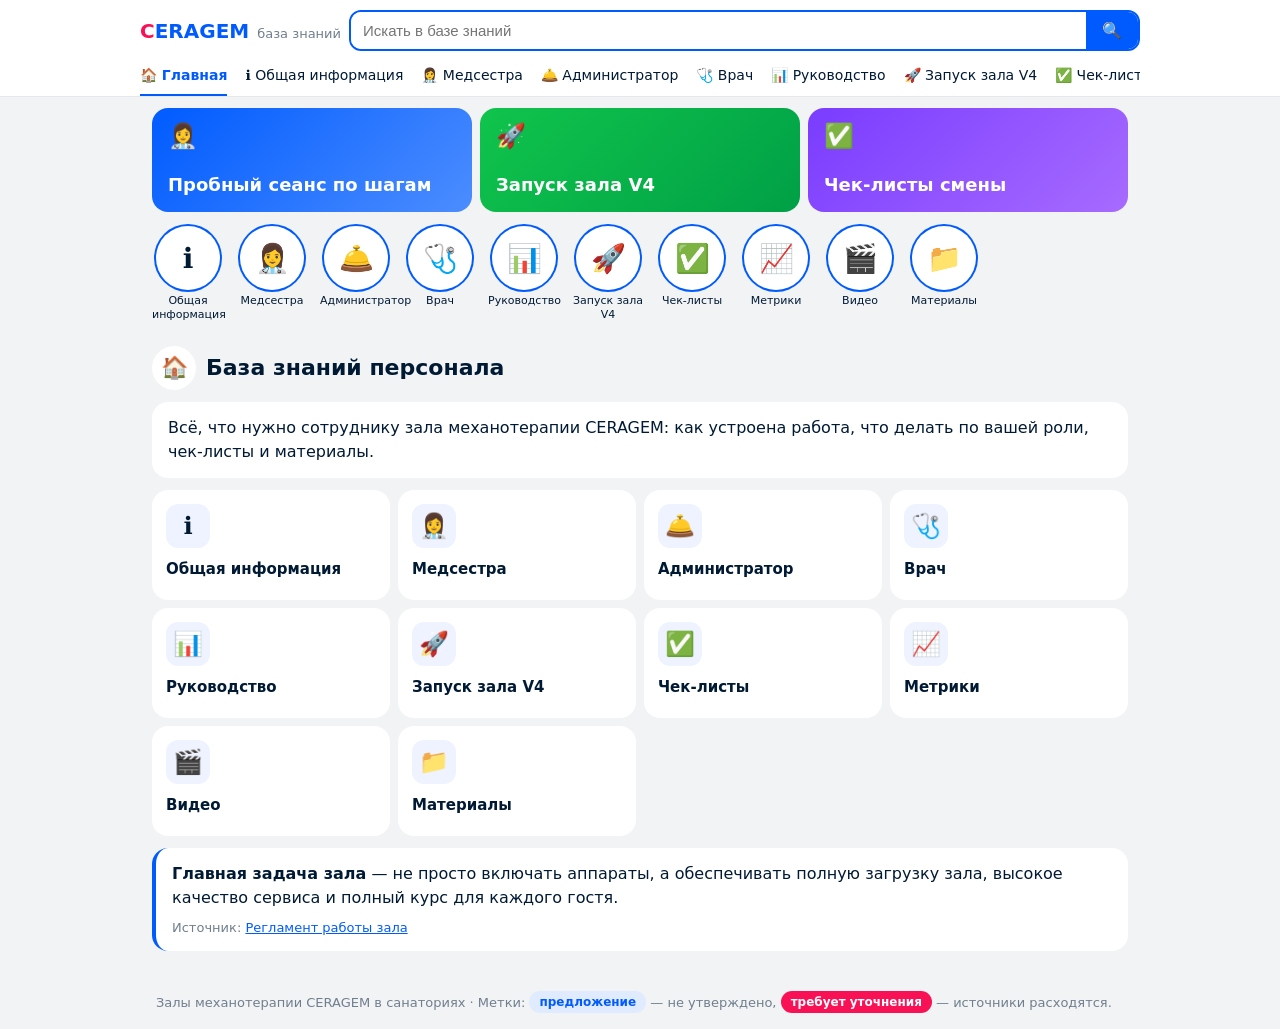
<file: index.html>
<!doctype html><html lang="ru"><head><meta charset="utf-8"><meta name="viewport" content="width=device-width,initial-scale=1"><meta name="theme-color" content="#ff4747"><title>База знаний персонала — База знаний CERAGEM</title><link rel="stylesheet" href="style.css"></head><body><header><div class="top"><a class="logo" href="index.html"><b>C</b>ERAGEM<span>база знаний</span></a><div class="sbox"><input id="q" type="search" placeholder="Искать в базе знаний"><button aria-label="Поиск">🔍</button></div></div><nav><a href="index.html" class=on>🏠 Главная</a><a href="general.html">ℹ️ Общая информация</a><a href="nurse.html">👩‍⚕️ Медсестра</a><a href="admin.html">🛎️ Администратор</a><a href="doctor.html">🩺 Врач</a><a href="mgmt.html">📊 Руководство</a><a href="v4.html">🚀 Запуск зала V4</a><a href="checklists.html">✅ Чек-листы</a><a href="metrics.html">📈 Метрики</a><a href="video.html">🎬 Видео</a><a href="materials.html">📁 Материалы</a></nav></header><div class="banners"><a class="bn bn0" href="nurse.html"><i>👩‍⚕️</i><b>Пробный сеанс по шагам</b></a><a class="bn bn1" href="v4.html"><i>🚀</i><b>Запуск зала V4</b></a><a class="bn bn2" href="checklists.html"><i>✅</i><b>Чек-листы смены</b></a></div><div class="stories"><a href="general.html" data-s><span>ℹ️</span>Общая информация</a><a href="nurse.html" data-s><span>👩‍⚕️</span>Медсестра</a><a href="admin.html" data-s><span>🛎️</span>Администратор</a><a href="doctor.html" data-s><span>🩺</span>Врач</a><a href="mgmt.html" data-s><span>📊</span>Руководство</a><a href="v4.html" data-s><span>🚀</span>Запуск зала V4</a><a href="checklists.html" data-s><span>✅</span>Чек-листы</a><a href="metrics.html" data-s><span>📈</span>Метрики</a><a href="video.html" data-s><span>🎬</span>Видео</a><a href="materials.html" data-s><span>📁</span>Материалы</a></div><main><div class="hero"><span class="ic">🏠</span><h1>База знаний персонала</h1></div><div class="content"><p class="lead">Всё, что нужно сотруднику зала механотерапии CERAGEM: как устроена работа, что делать по вашей роли, чек-листы и материалы.</p>
<div class="cards"><a class="card" data-s href="general.html"><span class="ic">ℹ️</span>Общая информация</a><a class="card" data-s href="nurse.html"><span class="ic">👩‍⚕️</span>Медсестра</a><a class="card" data-s href="admin.html"><span class="ic">🛎️</span>Администратор</a><a class="card" data-s href="doctor.html"><span class="ic">🩺</span>Врач</a><a class="card" data-s href="mgmt.html"><span class="ic">📊</span>Руководство</a><a class="card" data-s href="v4.html"><span class="ic">🚀</span>Запуск зала V4</a><a class="card" data-s href="checklists.html"><span class="ic">✅</span>Чек-листы</a><a class="card" data-s href="metrics.html"><span class="ic">📈</span>Метрики</a><a class="card" data-s href="video.html"><span class="ic">🎬</span>Видео</a><a class="card" data-s href="materials.html"><span class="ic">📁</span>Материалы</a></div>
<div class="note"><b>Главная задача зала</b> — не просто включать аппараты, а обеспечивать полную загрузку зала, высокое качество сервиса и полный курс для каждого гостя.<p class="src">Источник: <a href="https://drive.google.com/file/d/1_enAWdbFwaJJwJWe88sei3A2mKeZ7xF6/view" target="_blank" rel="noopener">Регламент работы зала</a></p></div></div></main><footer>Залы механотерапии CERAGEM в санаториях · Метки: <span class="p">предложение</span> — не утверждено, <span class="q">требует уточнения</span> — источники расходятся.</footer><nav class="bot"><a href="index.html" class=on><i>🏠</i>Главная</a><a href="nurse.html"><i>👥</i>Роли</a><a href="checklists.html"><i>✅</i>Чек-листы</a><a href="video.html"><i>🎬</i>Видео</a><a href="materials.html"><i>📁</i>Материалы</a></nav><script>const q=document.getElementById('q');q&&q.addEventListener('input',()=>{const v=q.value.trim().toLowerCase();document.querySelectorAll('[data-s]').forEach(e=>{e.style.display=!v||e.textContent.toLowerCase().includes(v)?'':'none'})});</script></body></html>
</file>
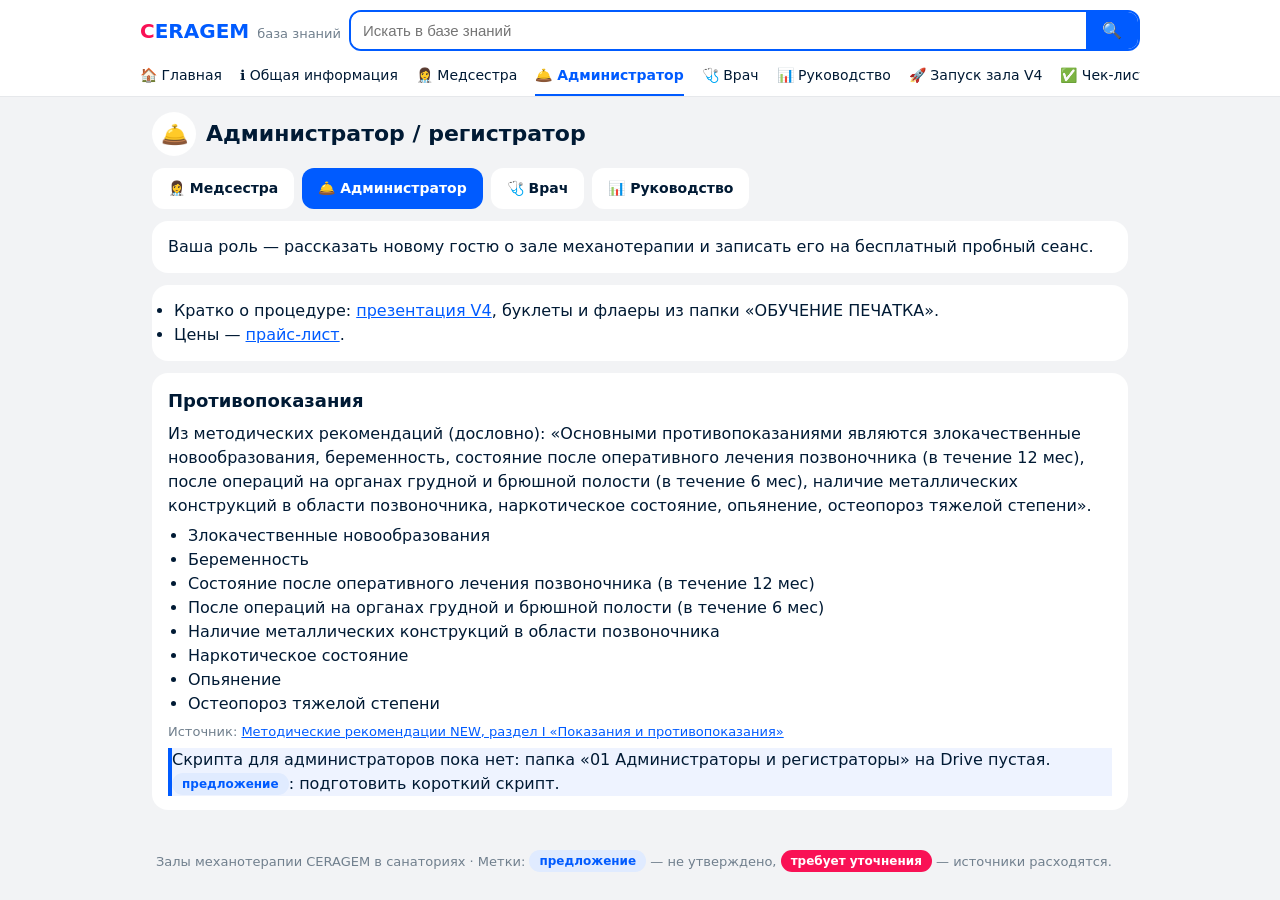
<file: admin.html>
<!doctype html><html lang="ru"><head><meta charset="utf-8"><meta name="viewport" content="width=device-width,initial-scale=1"><meta name="theme-color" content="#ff4747"><title>Администратор / регистратор — База знаний CERAGEM</title><link rel="stylesheet" href="style.css"></head><body><header><div class="top"><a class="logo" href="index.html"><b>C</b>ERAGEM<span>база знаний</span></a><div class="sbox"><input id="q" type="search" placeholder="Искать в базе знаний"><button aria-label="Поиск">🔍</button></div></div><nav><a href="index.html">🏠 Главная</a><a href="general.html">ℹ️ Общая информация</a><a href="nurse.html">👩‍⚕️ Медсестра</a><a href="admin.html" class=on>🛎️ Администратор</a><a href="doctor.html">🩺 Врач</a><a href="mgmt.html">📊 Руководство</a><a href="v4.html">🚀 Запуск зала V4</a><a href="checklists.html">✅ Чек-листы</a><a href="metrics.html">📈 Метрики</a><a href="video.html">🎬 Видео</a><a href="materials.html">📁 Материалы</a></nav></header><main><div class="hero"><span class="ic">🛎️</span><h1>Администратор / регистратор</h1></div><div class="pills"><a class="pill" href="nurse.html">👩‍⚕️ Медсестра</a><a class="pill on" href="admin.html">🛎️ Администратор</a><a class="pill" href="doctor.html">🩺 Врач</a><a class="pill" href="mgmt.html">📊 Руководство</a></div><div class="content"><p>Ваша роль — рассказать новому гостю о зале механотерапии и записать его на бесплатный пробный сеанс.</p><ul><li>Кратко о процедуре: <a href="https://drive.google.com/file/d/13kbWftjoGw5CtUSxka3xJn3N3gBmS3Ml/view" target="_blank" rel="noopener">презентация V4</a>, буклеты и флаеры из папки «ОБУЧЕНИЕ ПЕЧАТКА».</li><li>Цены — <a href="https://docs.google.com/spreadsheets/d/16X_6qve8ItL7UFFS5HHw8PgeaWg5hB87/edit" target="_blank" rel="noopener">прайс-лист</a>.</li></ul><section class="blk" data-s><h2>Противопоказания</h2><p>Из методических рекомендаций (дословно): «Основными противопоказаниями являются злокачественные новообразования, беременность, состояние после оперативного лечения позвоночника (в течение 12 мес), после операций на органах грудной и брюшной полости (в течение 6 мес), наличие металлических конструкций в области позвоночника, наркотическое состояние, опьянение, остеопороз тяжелой степени».</p><ul><li>Злокачественные новообразования</li><li>Беременность</li><li>Состояние после оперативного лечения позвоночника (в течение 12 мес)</li><li>После операций на органах грудной и брюшной полости (в течение 6 мес)</li><li>Наличие металлических конструкций в области позвоночника</li><li>Наркотическое состояние</li><li>Опьянение</li><li>Остеопороз тяжелой степени</li></ul><p class="src">Источник: <a href="https://drive.google.com/file/d/1ePhDTpA9d4TJSGbtrDLbAv8rO8eiJCao/view" target="_blank" rel="noopener">Методические рекомендации NEW, раздел I «Показания и противопоказания»</a></p><div class="note">Скрипта для администраторов пока нет: папка «01 Администраторы и регистраторы» на Drive пустая. <span class="p">предложение</span>: подготовить короткий скрипт.</div></section></div></main><footer>Залы механотерапии CERAGEM в санаториях · Метки: <span class="p">предложение</span> — не утверждено, <span class="q">требует уточнения</span> — источники расходятся.</footer><nav class="bot"><a href="index.html"><i>🏠</i>Главная</a><a href="nurse.html" class=on><i>👥</i>Роли</a><a href="checklists.html"><i>✅</i>Чек-листы</a><a href="video.html"><i>🎬</i>Видео</a><a href="materials.html"><i>📁</i>Материалы</a></nav><script>const q=document.getElementById('q');q&&q.addEventListener('input',()=>{const v=q.value.trim().toLowerCase();document.querySelectorAll('[data-s]').forEach(e=>{e.style.display=!v||e.textContent.toLowerCase().includes(v)?'':'none'})});</script></body></html>
</file>
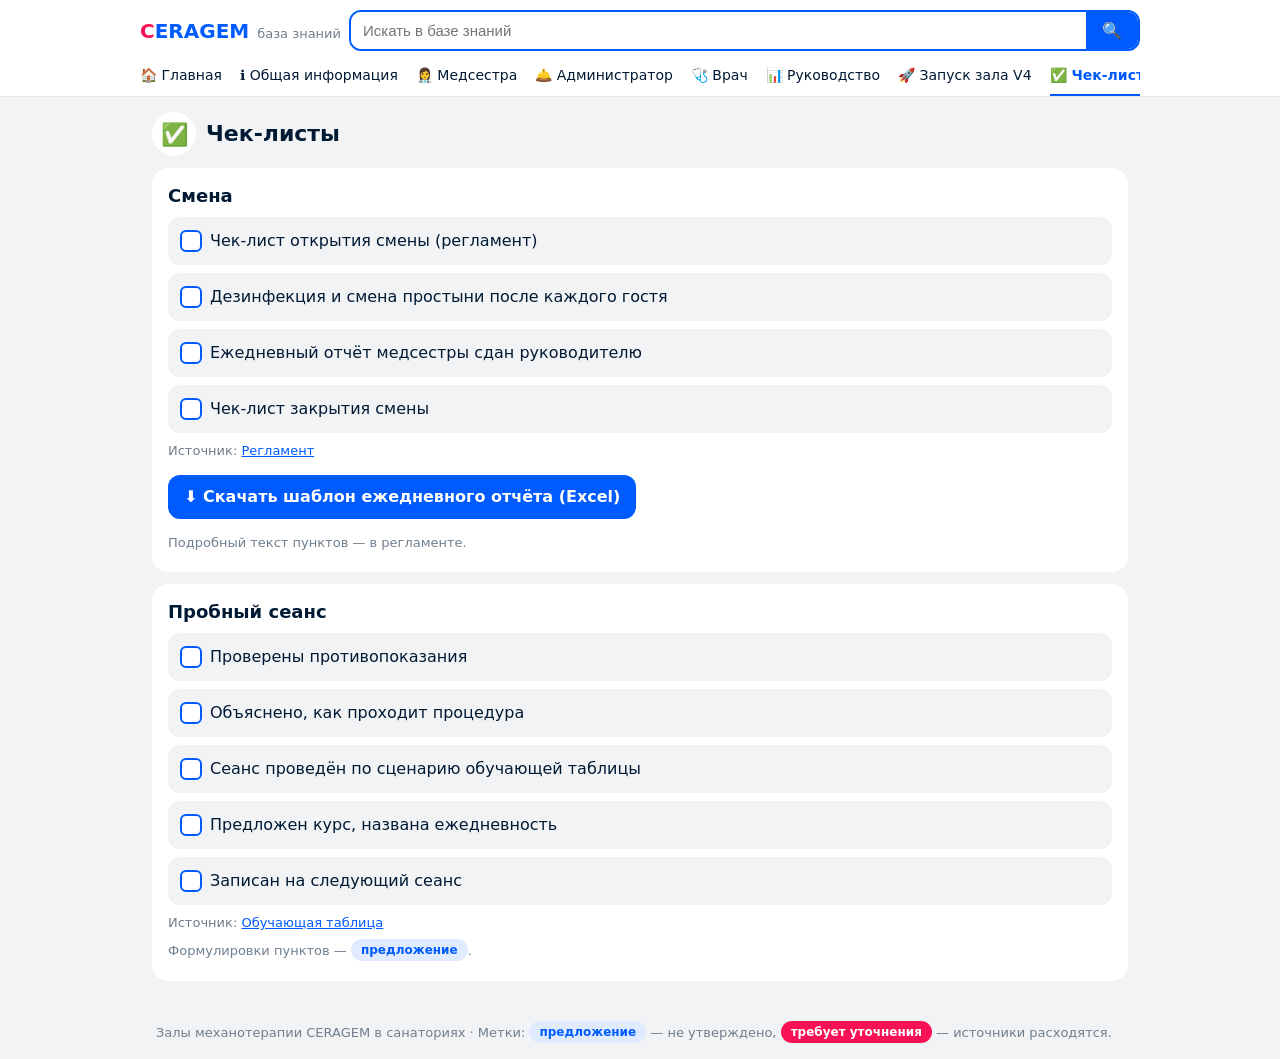
<file: checklists.html>
<!doctype html><html lang="ru"><head><meta charset="utf-8"><meta name="viewport" content="width=device-width,initial-scale=1"><meta name="theme-color" content="#ff4747"><title>Чек-листы — База знаний CERAGEM</title><link rel="stylesheet" href="style.css"></head><body><header><div class="top"><a class="logo" href="index.html"><b>C</b>ERAGEM<span>база знаний</span></a><div class="sbox"><input id="q" type="search" placeholder="Искать в базе знаний"><button aria-label="Поиск">🔍</button></div></div><nav><a href="index.html">🏠 Главная</a><a href="general.html">ℹ️ Общая информация</a><a href="nurse.html">👩‍⚕️ Медсестра</a><a href="admin.html">🛎️ Администратор</a><a href="doctor.html">🩺 Врач</a><a href="mgmt.html">📊 Руководство</a><a href="v4.html">🚀 Запуск зала V4</a><a href="checklists.html" class=on>✅ Чек-листы</a><a href="metrics.html">📈 Метрики</a><a href="video.html">🎬 Видео</a><a href="materials.html">📁 Материалы</a></nav></header><main><div class="hero"><span class="ic">✅</span><h1>Чек-листы</h1></div><div class="content"><section class="blk" data-s><h2>Смена</h2><ul class="ck"><li>Чек-лист открытия смены (регламент)</li><li>Дезинфекция и смена простыни после каждого гостя</li><li>Ежедневный отчёт медсестры сдан руководителю</li><li>Чек-лист закрытия смены</li></ul><p class="src">Источник: <a href="https://drive.google.com/file/d/1_enAWdbFwaJJwJWe88sei3A2mKeZ7xF6/view" target="_blank" rel="noopener">Регламент</a></p><a class="dl" href="files/otchet-medsestry.xlsx" download>⬇ Скачать шаблон ежедневного отчёта (Excel)</a><p class="src">Подробный текст пунктов — в регламенте.</p>
</section><section class="blk" data-s><h2>Пробный сеанс</h2><ul class="ck"><li>Проверены противопоказания</li><li>Объяснено, как проходит процедура</li><li>Сеанс проведён по сценарию обучающей таблицы</li><li>Предложен курс, названа ежедневность</li><li>Записан на следующий сеанс</li></ul><p class="src">Источник: <a href="https://drive.google.com/file/d/1YgvzATxMAm8j-ZEAsu2cDzNnMAYmqiRh/view" target="_blank" rel="noopener">Обучающая таблица</a></p> <p class="src">Формулировки пунктов — <span class="p">предложение</span>.</p></section></div></main><footer>Залы механотерапии CERAGEM в санаториях · Метки: <span class="p">предложение</span> — не утверждено, <span class="q">требует уточнения</span> — источники расходятся.</footer><nav class="bot"><a href="index.html"><i>🏠</i>Главная</a><a href="nurse.html"><i>👥</i>Роли</a><a href="checklists.html" class=on><i>✅</i>Чек-листы</a><a href="video.html"><i>🎬</i>Видео</a><a href="materials.html"><i>📁</i>Материалы</a></nav><script>const q=document.getElementById('q');q&&q.addEventListener('input',()=>{const v=q.value.trim().toLowerCase();document.querySelectorAll('[data-s]').forEach(e=>{e.style.display=!v||e.textContent.toLowerCase().includes(v)?'':'none'})});</script></body></html>
</file>
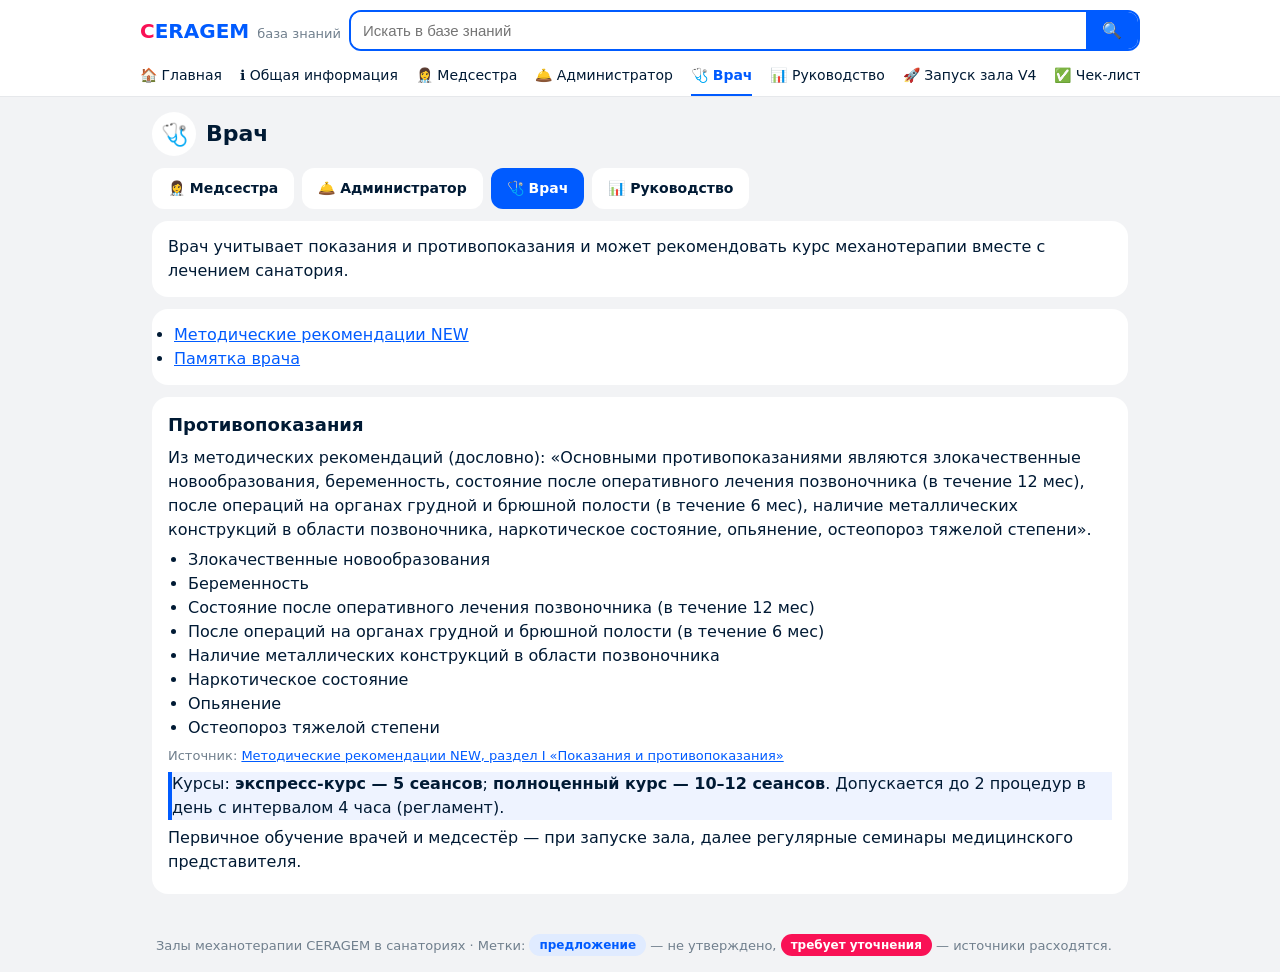
<file: doctor.html>
<!doctype html><html lang="ru"><head><meta charset="utf-8"><meta name="viewport" content="width=device-width,initial-scale=1"><meta name="theme-color" content="#ff4747"><title>Врач — База знаний CERAGEM</title><link rel="stylesheet" href="style.css"></head><body><header><div class="top"><a class="logo" href="index.html"><b>C</b>ERAGEM<span>база знаний</span></a><div class="sbox"><input id="q" type="search" placeholder="Искать в базе знаний"><button aria-label="Поиск">🔍</button></div></div><nav><a href="index.html">🏠 Главная</a><a href="general.html">ℹ️ Общая информация</a><a href="nurse.html">👩‍⚕️ Медсестра</a><a href="admin.html">🛎️ Администратор</a><a href="doctor.html" class=on>🩺 Врач</a><a href="mgmt.html">📊 Руководство</a><a href="v4.html">🚀 Запуск зала V4</a><a href="checklists.html">✅ Чек-листы</a><a href="metrics.html">📈 Метрики</a><a href="video.html">🎬 Видео</a><a href="materials.html">📁 Материалы</a></nav></header><main><div class="hero"><span class="ic">🩺</span><h1>Врач</h1></div><div class="pills"><a class="pill" href="nurse.html">👩‍⚕️ Медсестра</a><a class="pill" href="admin.html">🛎️ Администратор</a><a class="pill on" href="doctor.html">🩺 Врач</a><a class="pill" href="mgmt.html">📊 Руководство</a></div><div class="content"><p>Врач учитывает показания и противопоказания и может рекомендовать курс механотерапии вместе с лечением санатория.</p><ul><li><a href="https://drive.google.com/file/d/1ePhDTpA9d4TJSGbtrDLbAv8rO8eiJCao/view" target="_blank" rel="noopener">Методические рекомендации NEW</a></li><li><a href="https://drive.google.com/file/d/1oA__OMuCzsRBrbBa5Eo47oKJNThZAuxr/view" target="_blank" rel="noopener">Памятка врача</a></li></ul><section class="blk" data-s><h2>Противопоказания</h2><p>Из методических рекомендаций (дословно): «Основными противопоказаниями являются злокачественные новообразования, беременность, состояние после оперативного лечения позвоночника (в течение 12 мес), после операций на органах грудной и брюшной полости (в течение 6 мес), наличие металлических конструкций в области позвоночника, наркотическое состояние, опьянение, остеопороз тяжелой степени».</p><ul><li>Злокачественные новообразования</li><li>Беременность</li><li>Состояние после оперативного лечения позвоночника (в течение 12 мес)</li><li>После операций на органах грудной и брюшной полости (в течение 6 мес)</li><li>Наличие металлических конструкций в области позвоночника</li><li>Наркотическое состояние</li><li>Опьянение</li><li>Остеопороз тяжелой степени</li></ul><p class="src">Источник: <a href="https://drive.google.com/file/d/1ePhDTpA9d4TJSGbtrDLbAv8rO8eiJCao/view" target="_blank" rel="noopener">Методические рекомендации NEW, раздел I «Показания и противопоказания»</a></p><div class="note">Курсы: <b>экспресс-курс — 5 сеансов</b>; <b>полноценный курс — 10–12 сеансов</b>. Допускается до 2 процедур в день с интервалом 4 часа (регламент).</div><p>Первичное обучение врачей и медсестёр — при запуске зала, далее регулярные семинары медицинского представителя.</p></section></div></main><footer>Залы механотерапии CERAGEM в санаториях · Метки: <span class="p">предложение</span> — не утверждено, <span class="q">требует уточнения</span> — источники расходятся.</footer><nav class="bot"><a href="index.html"><i>🏠</i>Главная</a><a href="nurse.html" class=on><i>👥</i>Роли</a><a href="checklists.html"><i>✅</i>Чек-листы</a><a href="video.html"><i>🎬</i>Видео</a><a href="materials.html"><i>📁</i>Материалы</a></nav><script>const q=document.getElementById('q');q&&q.addEventListener('input',()=>{const v=q.value.trim().toLowerCase();document.querySelectorAll('[data-s]').forEach(e=>{e.style.display=!v||e.textContent.toLowerCase().includes(v)?'':'none'})});</script></body></html>
</file>
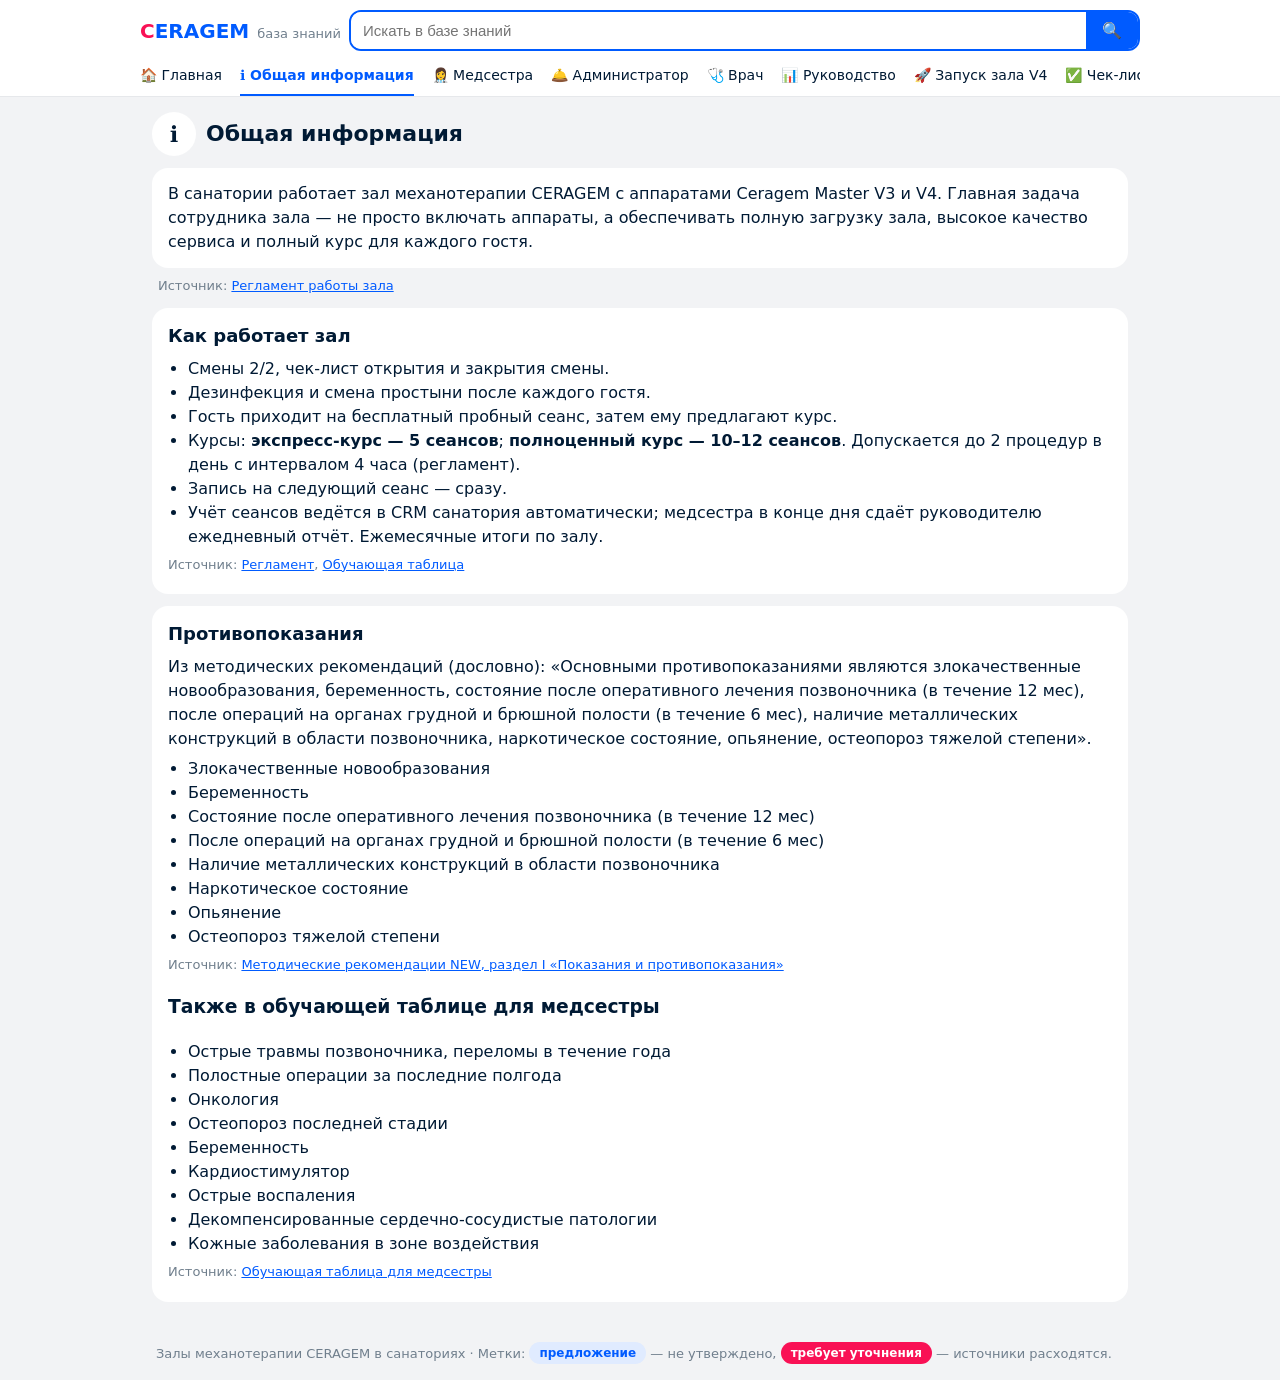
<file: general.html>
<!doctype html><html lang="ru"><head><meta charset="utf-8"><meta name="viewport" content="width=device-width,initial-scale=1"><meta name="theme-color" content="#ff4747"><title>Общая информация — База знаний CERAGEM</title><link rel="stylesheet" href="style.css"></head><body><header><div class="top"><a class="logo" href="index.html"><b>C</b>ERAGEM<span>база знаний</span></a><div class="sbox"><input id="q" type="search" placeholder="Искать в базе знаний"><button aria-label="Поиск">🔍</button></div></div><nav><a href="index.html">🏠 Главная</a><a href="general.html" class=on>ℹ️ Общая информация</a><a href="nurse.html">👩‍⚕️ Медсестра</a><a href="admin.html">🛎️ Администратор</a><a href="doctor.html">🩺 Врач</a><a href="mgmt.html">📊 Руководство</a><a href="v4.html">🚀 Запуск зала V4</a><a href="checklists.html">✅ Чек-листы</a><a href="metrics.html">📈 Метрики</a><a href="video.html">🎬 Видео</a><a href="materials.html">📁 Материалы</a></nav></header><main><div class="hero"><span class="ic">ℹ️</span><h1>Общая информация</h1></div><div class="content"><p>В санатории работает зал механотерапии CERAGEM с аппаратами Ceragem Master V3 и V4. Главная задача сотрудника зала — не просто включать аппараты, а обеспечивать полную загрузку зала, высокое качество сервиса и полный курс для каждого гостя.</p><p class="src">Источник: <a href="https://drive.google.com/file/d/1_enAWdbFwaJJwJWe88sei3A2mKeZ7xF6/view" target="_blank" rel="noopener">Регламент работы зала</a></p>
<section class="blk" data-s><h2>Как работает зал</h2><ul><li>Смены 2/2, чек-лист открытия и закрытия смены.</li><li>Дезинфекция и смена простыни после каждого гостя.</li><li>Гость приходит на бесплатный пробный сеанс, затем ему предлагают курс.</li><li>Курсы: <b>экспресс-курс — 5 сеансов</b>; <b>полноценный курс — 10–12 сеансов</b>. Допускается до 2 процедур в день с интервалом 4 часа (регламент).</li><li>Запись на следующий сеанс — сразу.</li><li>Учёт сеансов ведётся в CRM санатория автоматически; медсестра в конце дня сдаёт руководителю ежедневный отчёт. Ежемесячные итоги по залу.</li></ul><p class="src">Источник: <a href="https://drive.google.com/file/d/1_enAWdbFwaJJwJWe88sei3A2mKeZ7xF6/view" target="_blank" rel="noopener">Регламент</a>, <a href="https://drive.google.com/file/d/1YgvzATxMAm8j-ZEAsu2cDzNnMAYmqiRh/view" target="_blank" rel="noopener">Обучающая таблица</a></p>
</section><section class="blk" data-s><h2>Противопоказания</h2><p>Из методических рекомендаций (дословно): «Основными противопоказаниями являются злокачественные новообразования, беременность, состояние после оперативного лечения позвоночника (в течение 12 мес), после операций на органах грудной и брюшной полости (в течение 6 мес), наличие металлических конструкций в области позвоночника, наркотическое состояние, опьянение, остеопороз тяжелой степени».</p><ul><li>Злокачественные новообразования</li><li>Беременность</li><li>Состояние после оперативного лечения позвоночника (в течение 12 мес)</li><li>После операций на органах грудной и брюшной полости (в течение 6 мес)</li><li>Наличие металлических конструкций в области позвоночника</li><li>Наркотическое состояние</li><li>Опьянение</li><li>Остеопороз тяжелой степени</li></ul><p class="src">Источник: <a href="https://drive.google.com/file/d/1ePhDTpA9d4TJSGbtrDLbAv8rO8eiJCao/view" target="_blank" rel="noopener">Методические рекомендации NEW, раздел I «Показания и противопоказания»</a></p><h3>Также в обучающей таблице для медсестры</h3><ul><li>Острые травмы позвоночника, переломы в течение года</li><li>Полостные операции за последние полгода</li><li>Онкология</li><li>Остеопороз последней стадии</li><li>Беременность</li><li>Кардиостимулятор</li><li>Острые воспаления</li><li>Декомпенсированные сердечно-сосудистые патологии</li><li>Кожные заболевания в зоне воздействия</li></ul><p class="src">Источник: <a href="https://drive.google.com/file/d/1YgvzATxMAm8j-ZEAsu2cDzNnMAYmqiRh/view" target="_blank" rel="noopener">Обучающая таблица для медсестры</a></p></section></div></main><footer>Залы механотерапии CERAGEM в санаториях · Метки: <span class="p">предложение</span> — не утверждено, <span class="q">требует уточнения</span> — источники расходятся.</footer><nav class="bot"><a href="index.html"><i>🏠</i>Главная</a><a href="nurse.html"><i>👥</i>Роли</a><a href="checklists.html"><i>✅</i>Чек-листы</a><a href="video.html"><i>🎬</i>Видео</a><a href="materials.html"><i>📁</i>Материалы</a></nav><script>const q=document.getElementById('q');q&&q.addEventListener('input',()=>{const v=q.value.trim().toLowerCase();document.querySelectorAll('[data-s]').forEach(e=>{e.style.display=!v||e.textContent.toLowerCase().includes(v)?'':'none'})});</script></body></html>
</file>
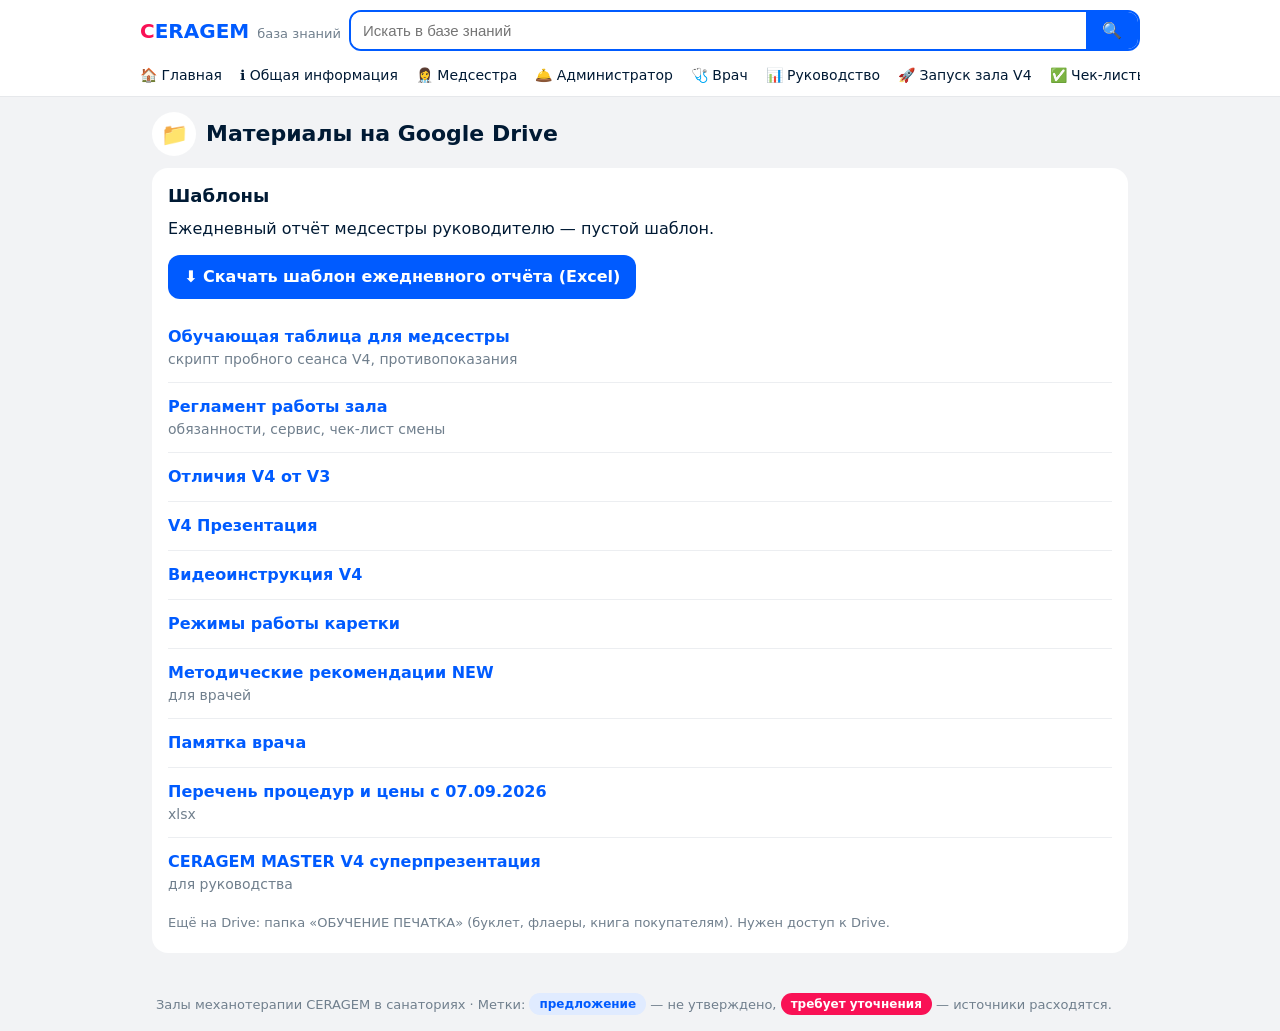
<file: materials.html>
<!doctype html><html lang="ru"><head><meta charset="utf-8"><meta name="viewport" content="width=device-width,initial-scale=1"><meta name="theme-color" content="#ff4747"><title>Материалы на Google Drive — База знаний CERAGEM</title><link rel="stylesheet" href="style.css"></head><body><header><div class="top"><a class="logo" href="index.html"><b>C</b>ERAGEM<span>база знаний</span></a><div class="sbox"><input id="q" type="search" placeholder="Искать в базе знаний"><button aria-label="Поиск">🔍</button></div></div><nav><a href="index.html">🏠 Главная</a><a href="general.html">ℹ️ Общая информация</a><a href="nurse.html">👩‍⚕️ Медсестра</a><a href="admin.html">🛎️ Администратор</a><a href="doctor.html">🩺 Врач</a><a href="mgmt.html">📊 Руководство</a><a href="v4.html">🚀 Запуск зала V4</a><a href="checklists.html">✅ Чек-листы</a><a href="metrics.html">📈 Метрики</a><a href="video.html">🎬 Видео</a><a href="materials.html" class=on>📁 Материалы</a></nav></header><main><div class="hero"><span class="ic">📁</span><h1>Материалы на Google Drive</h1></div><div class="content"><section class="blk" data-s><h2>Шаблоны</h2><p>Ежедневный отчёт медсестры руководителю — пустой шаблон.</p><a class="dl" href="files/otchet-medsestry.xlsx" download>⬇ Скачать шаблон ежедневного отчёта (Excel)</a><ul class="mat"><li><a href="https://drive.google.com/file/d/1YgvzATxMAm8j-ZEAsu2cDzNnMAYmqiRh/view" target="_blank" rel="noopener">Обучающая таблица для медсестры</a><span>скрипт пробного сеанса V4, противопоказания</span></li><li><a href="https://drive.google.com/file/d/1_enAWdbFwaJJwJWe88sei3A2mKeZ7xF6/view" target="_blank" rel="noopener">Регламент работы зала</a><span>обязанности, сервис, чек-лист смены</span></li><li><a href="https://drive.google.com/file/d/1fAr3l6pA2S_rCVZ0lM73tS5U5hJtyrqd/view" target="_blank" rel="noopener">Отличия V4 от V3</a><span></span></li><li><a href="https://drive.google.com/file/d/13kbWftjoGw5CtUSxka3xJn3N3gBmS3Ml/view" target="_blank" rel="noopener">V4 Презентация</a><span></span></li><li><a href="https://drive.google.com/file/d/1tYbYY4j8aoUOZK31-p4H3nchrwJMz-4B/view" target="_blank" rel="noopener">Видеоинструкция V4</a><span></span></li><li><a href="https://drive.google.com/file/d/1RO6PpBxitmnPw0gQLcCEi0EjqIPwT4dX/view" target="_blank" rel="noopener">Режимы работы каретки</a><span></span></li><li><a href="https://drive.google.com/file/d/1ePhDTpA9d4TJSGbtrDLbAv8rO8eiJCao/view" target="_blank" rel="noopener">Методические рекомендации NEW</a><span>для врачей</span></li><li><a href="https://drive.google.com/file/d/1oA__OMuCzsRBrbBa5Eo47oKJNThZAuxr/view" target="_blank" rel="noopener">Памятка врача</a><span></span></li><li><a href="https://docs.google.com/spreadsheets/d/16X_6qve8ItL7UFFS5HHw8PgeaWg5hB87/edit" target="_blank" rel="noopener">Перечень процедур и цены с 07.09.2026</a><span>xlsx</span></li><li><a href="https://drive.google.com/file/d/1LUXYp2Wy18nPiwzwGoDRfaaDWPdsG8Ze/view" target="_blank" rel="noopener">CERAGEM MASTER V4 суперпрезентация</a><span>для руководства</span></li></ul><p class="src">Ещё на Drive: папка «ОБУЧЕНИЕ ПЕЧАТКА» (буклет, флаеры, книга покупателям). Нужен доступ к Drive.</p></section></div></main><footer>Залы механотерапии CERAGEM в санаториях · Метки: <span class="p">предложение</span> — не утверждено, <span class="q">требует уточнения</span> — источники расходятся.</footer><nav class="bot"><a href="index.html"><i>🏠</i>Главная</a><a href="nurse.html"><i>👥</i>Роли</a><a href="checklists.html"><i>✅</i>Чек-листы</a><a href="video.html"><i>🎬</i>Видео</a><a href="materials.html" class=on><i>📁</i>Материалы</a></nav><script>const q=document.getElementById('q');q&&q.addEventListener('input',()=>{const v=q.value.trim().toLowerCase();document.querySelectorAll('[data-s]').forEach(e=>{e.style.display=!v||e.textContent.toLowerCase().includes(v)?'':'none'})});</script></body></html>
</file>
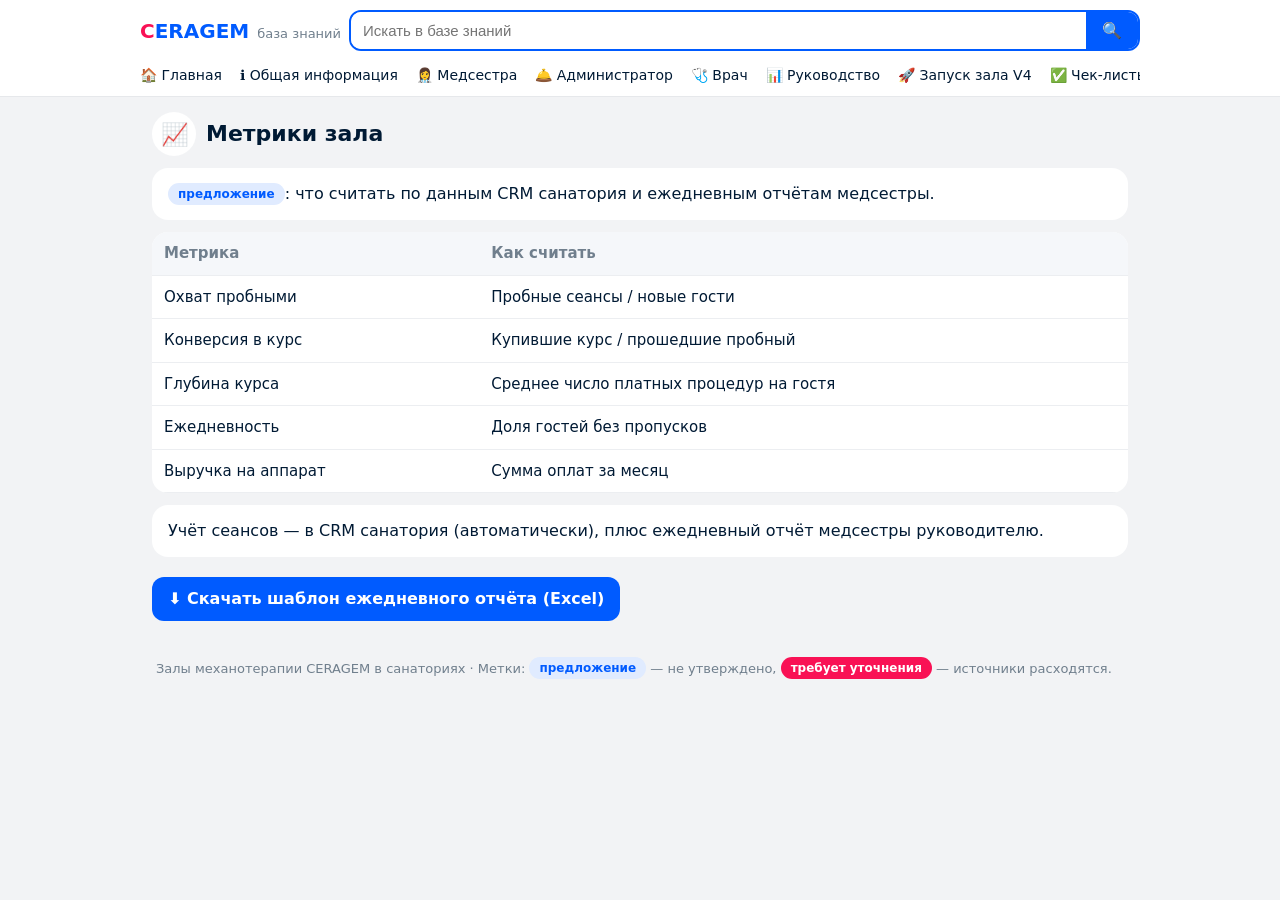
<file: metrics.html>
<!doctype html><html lang="ru"><head><meta charset="utf-8"><meta name="viewport" content="width=device-width,initial-scale=1"><meta name="theme-color" content="#ff4747"><title>Метрики зала — База знаний CERAGEM</title><link rel="stylesheet" href="style.css"></head><body><header><div class="top"><a class="logo" href="index.html"><b>C</b>ERAGEM<span>база знаний</span></a><div class="sbox"><input id="q" type="search" placeholder="Искать в базе знаний"><button aria-label="Поиск">🔍</button></div></div><nav><a href="index.html">🏠 Главная</a><a href="general.html">ℹ️ Общая информация</a><a href="nurse.html">👩‍⚕️ Медсестра</a><a href="admin.html">🛎️ Администратор</a><a href="doctor.html">🩺 Врач</a><a href="mgmt.html">📊 Руководство</a><a href="v4.html">🚀 Запуск зала V4</a><a href="checklists.html">✅ Чек-листы</a><a href="metrics.html" class=on>📈 Метрики</a><a href="video.html">🎬 Видео</a><a href="materials.html">📁 Материалы</a></nav></header><main><div class="hero"><span class="ic">📈</span><h1>Метрики зала</h1></div><div class="content"><p><span class="p">предложение</span>: что считать по данным CRM санатория и ежедневным отчётам медсестры.</p><div class="tw"><table><tr><th>Метрика</th><th>Как считать</th></tr><tr><td>Охват пробными</td><td>Пробные сеансы / новые гости</td></tr><tr><td>Конверсия в курс</td><td>Купившие курс / прошедшие пробный</td></tr><tr><td>Глубина курса</td><td>Среднее число платных процедур на гостя</td></tr><tr><td>Ежедневность</td><td>Доля гостей без пропусков</td></tr><tr><td>Выручка на аппарат</td><td>Сумма оплат за месяц</td></tr></table></div><p>Учёт сеансов — в CRM санатория (автоматически), плюс ежедневный отчёт медсестры руководителю.</p><a class="dl" href="files/otchet-medsestry.xlsx" download>⬇ Скачать шаблон ежедневного отчёта (Excel)</a></div></main><footer>Залы механотерапии CERAGEM в санаториях · Метки: <span class="p">предложение</span> — не утверждено, <span class="q">требует уточнения</span> — источники расходятся.</footer><nav class="bot"><a href="index.html"><i>🏠</i>Главная</a><a href="nurse.html"><i>👥</i>Роли</a><a href="checklists.html"><i>✅</i>Чек-листы</a><a href="video.html"><i>🎬</i>Видео</a><a href="materials.html"><i>📁</i>Материалы</a></nav><script>const q=document.getElementById('q');q&&q.addEventListener('input',()=>{const v=q.value.trim().toLowerCase();document.querySelectorAll('[data-s]').forEach(e=>{e.style.display=!v||e.textContent.toLowerCase().includes(v)?'':'none'})});</script></body></html>
</file>
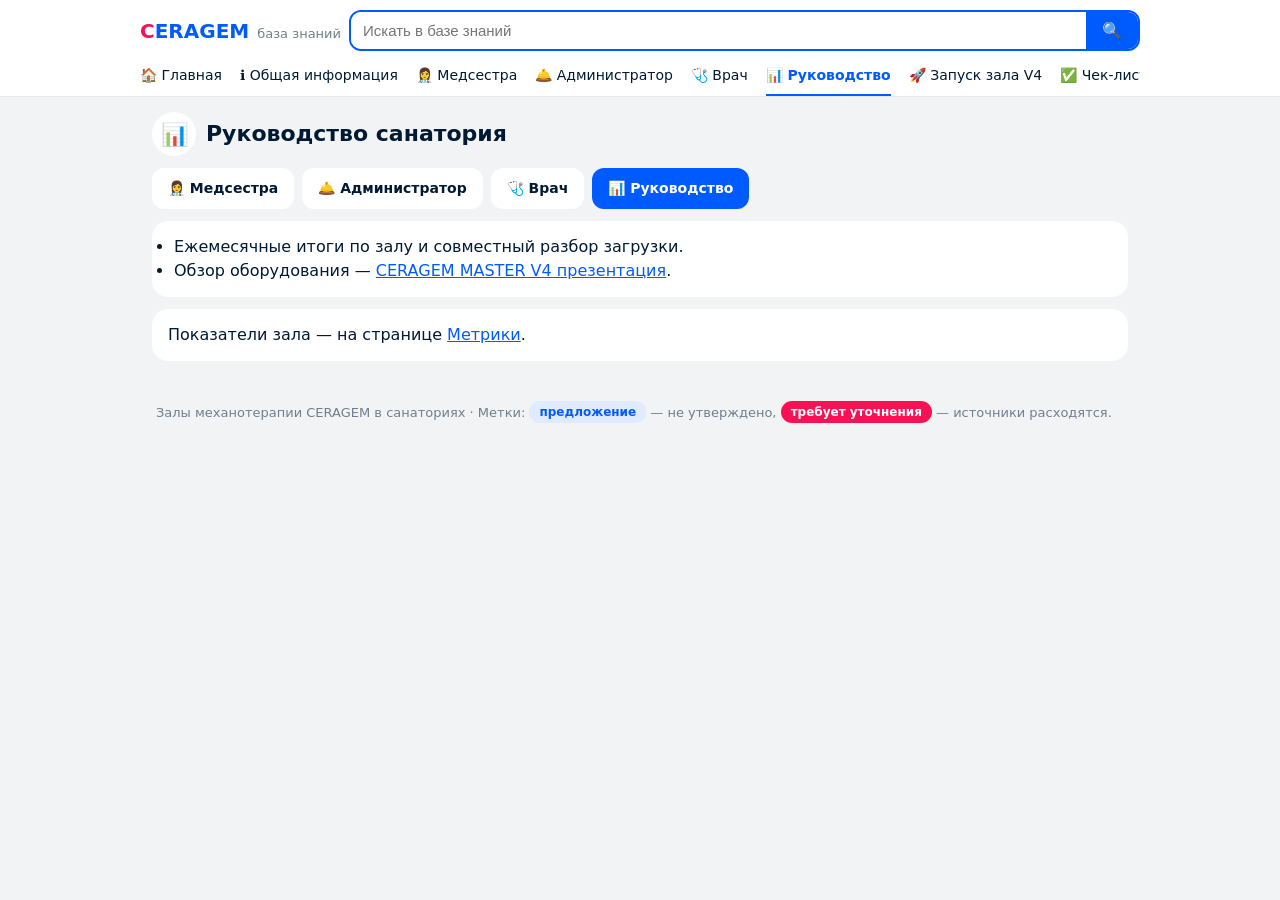
<file: mgmt.html>
<!doctype html><html lang="ru"><head><meta charset="utf-8"><meta name="viewport" content="width=device-width,initial-scale=1"><meta name="theme-color" content="#ff4747"><title>Руководство санатория — База знаний CERAGEM</title><link rel="stylesheet" href="style.css"></head><body><header><div class="top"><a class="logo" href="index.html"><b>C</b>ERAGEM<span>база знаний</span></a><div class="sbox"><input id="q" type="search" placeholder="Искать в базе знаний"><button aria-label="Поиск">🔍</button></div></div><nav><a href="index.html">🏠 Главная</a><a href="general.html">ℹ️ Общая информация</a><a href="nurse.html">👩‍⚕️ Медсестра</a><a href="admin.html">🛎️ Администратор</a><a href="doctor.html">🩺 Врач</a><a href="mgmt.html" class=on>📊 Руководство</a><a href="v4.html">🚀 Запуск зала V4</a><a href="checklists.html">✅ Чек-листы</a><a href="metrics.html">📈 Метрики</a><a href="video.html">🎬 Видео</a><a href="materials.html">📁 Материалы</a></nav></header><main><div class="hero"><span class="ic">📊</span><h1>Руководство санатория</h1></div><div class="pills"><a class="pill" href="nurse.html">👩‍⚕️ Медсестра</a><a class="pill" href="admin.html">🛎️ Администратор</a><a class="pill" href="doctor.html">🩺 Врач</a><a class="pill on" href="mgmt.html">📊 Руководство</a></div><div class="content"><ul><li>Ежемесячные итоги по залу и совместный разбор загрузки.</li><li>Обзор оборудования — <a href="https://drive.google.com/file/d/1LUXYp2Wy18nPiwzwGoDRfaaDWPdsG8Ze/view" target="_blank" rel="noopener">CERAGEM MASTER V4 презентация</a>.</li></ul><p>Показатели зала — на странице <a href="metrics.html">Метрики</a>.</p></div></main><footer>Залы механотерапии CERAGEM в санаториях · Метки: <span class="p">предложение</span> — не утверждено, <span class="q">требует уточнения</span> — источники расходятся.</footer><nav class="bot"><a href="index.html"><i>🏠</i>Главная</a><a href="nurse.html" class=on><i>👥</i>Роли</a><a href="checklists.html"><i>✅</i>Чек-листы</a><a href="video.html"><i>🎬</i>Видео</a><a href="materials.html"><i>📁</i>Материалы</a></nav><script>const q=document.getElementById('q');q&&q.addEventListener('input',()=>{const v=q.value.trim().toLowerCase();document.querySelectorAll('[data-s]').forEach(e=>{e.style.display=!v||e.textContent.toLowerCase().includes(v)?'':'none'})});</script></body></html>
</file>
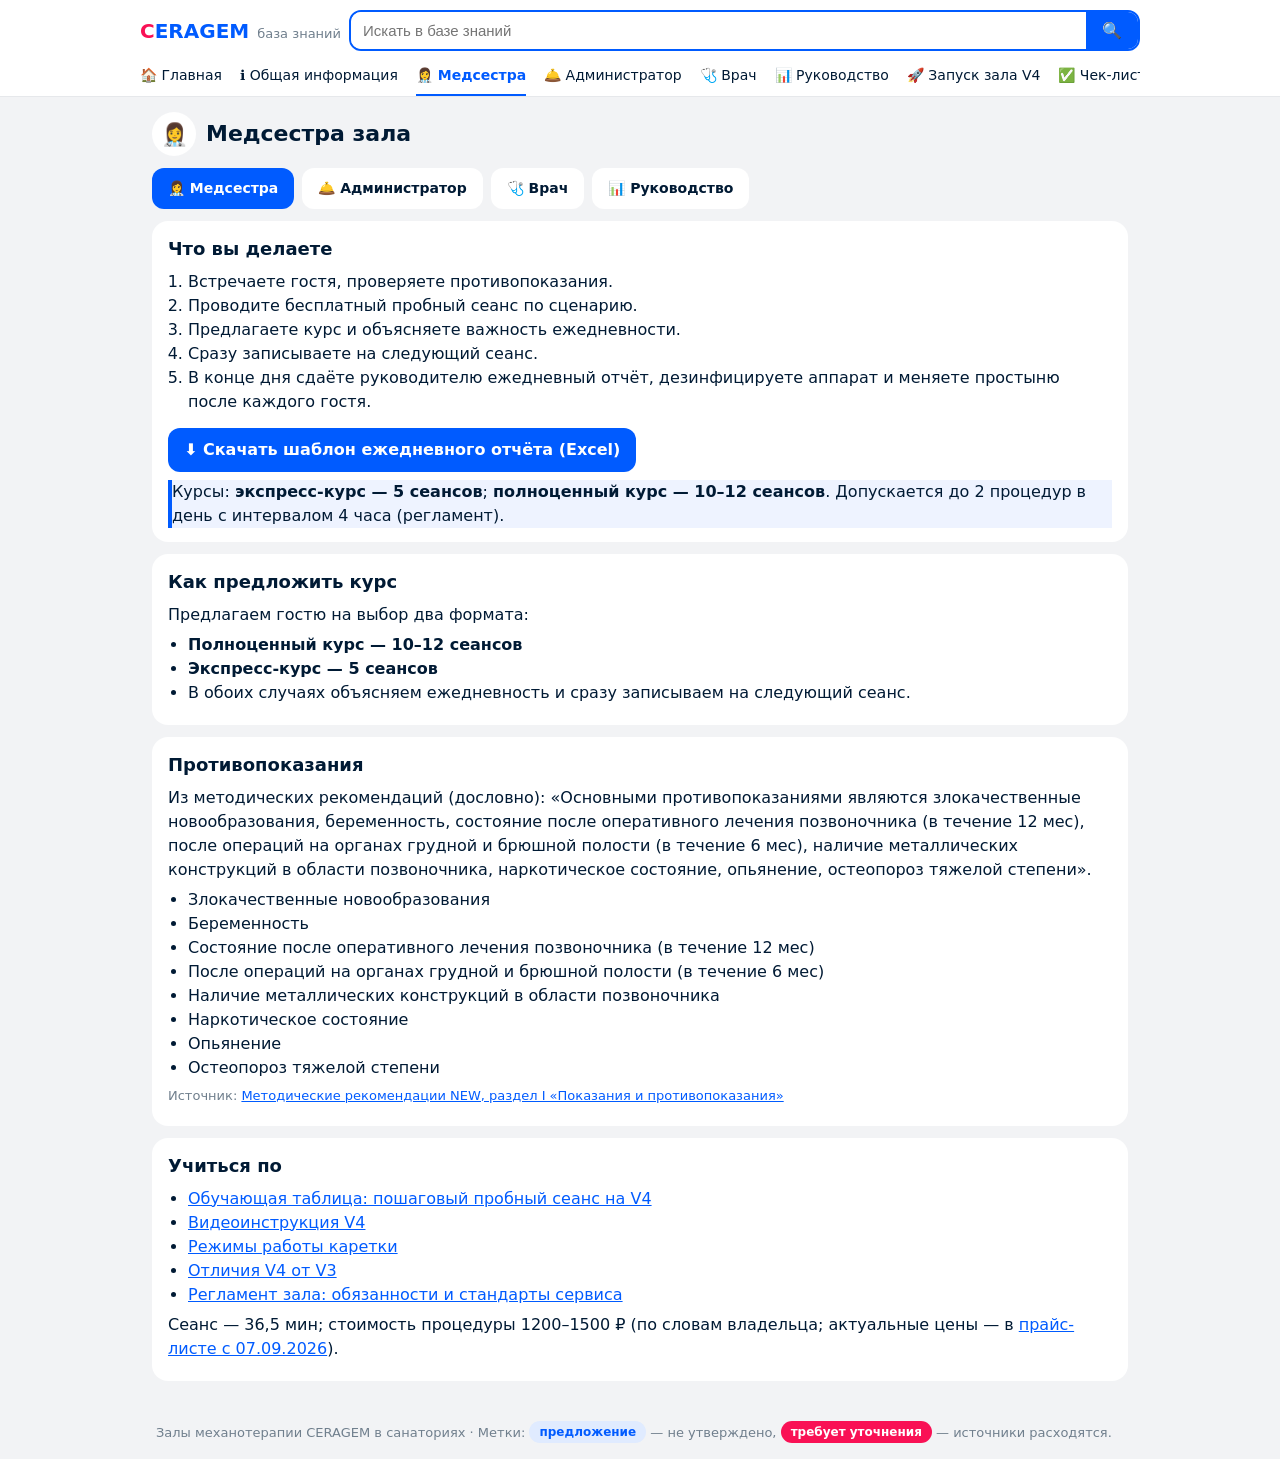
<file: nurse.html>
<!doctype html><html lang="ru"><head><meta charset="utf-8"><meta name="viewport" content="width=device-width,initial-scale=1"><meta name="theme-color" content="#ff4747"><title>Медсестра зала — База знаний CERAGEM</title><link rel="stylesheet" href="style.css"></head><body><header><div class="top"><a class="logo" href="index.html"><b>C</b>ERAGEM<span>база знаний</span></a><div class="sbox"><input id="q" type="search" placeholder="Искать в базе знаний"><button aria-label="Поиск">🔍</button></div></div><nav><a href="index.html">🏠 Главная</a><a href="general.html">ℹ️ Общая информация</a><a href="nurse.html" class=on>👩‍⚕️ Медсестра</a><a href="admin.html">🛎️ Администратор</a><a href="doctor.html">🩺 Врач</a><a href="mgmt.html">📊 Руководство</a><a href="v4.html">🚀 Запуск зала V4</a><a href="checklists.html">✅ Чек-листы</a><a href="metrics.html">📈 Метрики</a><a href="video.html">🎬 Видео</a><a href="materials.html">📁 Материалы</a></nav></header><main><div class="hero"><span class="ic">👩‍⚕️</span><h1>Медсестра зала</h1></div><div class="pills"><a class="pill on" href="nurse.html">👩‍⚕️ Медсестра</a><a class="pill" href="admin.html">🛎️ Администратор</a><a class="pill" href="doctor.html">🩺 Врач</a><a class="pill" href="mgmt.html">📊 Руководство</a></div><div class="content"><section class="blk" data-s><h2>Что вы делаете</h2><ol><li>Встречаете гостя, проверяете противопоказания.</li><li>Проводите бесплатный пробный сеанс по сценарию.</li><li>Предлагаете курс и объясняете важность ежедневности.</li><li>Сразу записываете на следующий сеанс.</li><li>В конце дня сдаёте руководителю ежедневный отчёт, дезинфицируете аппарат и меняете простыню после каждого гостя.</li></ol><a class="dl" href="files/otchet-medsestry.xlsx" download>⬇ Скачать шаблон ежедневного отчёта (Excel)</a>
<div class="note">Курсы: <b>экспресс-курс — 5 сеансов</b>; <b>полноценный курс — 10–12 сеансов</b>. Допускается до 2 процедур в день с интервалом 4 часа (регламент).</div>
</section><section class="blk" data-s><h2>Как предложить курс</h2><p>Предлагаем гостю на выбор два формата:</p><ul><li><b>Полноценный курс — 10–12 сеансов</b></li><li><b>Экспресс-курс — 5 сеансов</b></li><li>В обоих случаях объясняем ежедневность и сразу записываем на следующий сеанс.</li></ul>
</section><section class="blk" data-s><h2>Противопоказания</h2><p>Из методических рекомендаций (дословно): «Основными противопоказаниями являются злокачественные новообразования, беременность, состояние после оперативного лечения позвоночника (в течение 12 мес), после операций на органах грудной и брюшной полости (в течение 6 мес), наличие металлических конструкций в области позвоночника, наркотическое состояние, опьянение, остеопороз тяжелой степени».</p><ul><li>Злокачественные новообразования</li><li>Беременность</li><li>Состояние после оперативного лечения позвоночника (в течение 12 мес)</li><li>После операций на органах грудной и брюшной полости (в течение 6 мес)</li><li>Наличие металлических конструкций в области позвоночника</li><li>Наркотическое состояние</li><li>Опьянение</li><li>Остеопороз тяжелой степени</li></ul><p class="src">Источник: <a href="https://drive.google.com/file/d/1ePhDTpA9d4TJSGbtrDLbAv8rO8eiJCao/view" target="_blank" rel="noopener">Методические рекомендации NEW, раздел I «Показания и противопоказания»</a></p>
</section><section class="blk" data-s><h2>Учиться по</h2><ul><li><a href="https://drive.google.com/file/d/1YgvzATxMAm8j-ZEAsu2cDzNnMAYmqiRh/view" target="_blank" rel="noopener">Обучающая таблица: пошаговый пробный сеанс на V4</a></li><li><a href="https://drive.google.com/file/d/1tYbYY4j8aoUOZK31-p4H3nchrwJMz-4B/view" target="_blank" rel="noopener">Видеоинструкция V4</a></li><li><a href="https://drive.google.com/file/d/1RO6PpBxitmnPw0gQLcCEi0EjqIPwT4dX/view" target="_blank" rel="noopener">Режимы работы каретки</a></li><li><a href="https://drive.google.com/file/d/1fAr3l6pA2S_rCVZ0lM73tS5U5hJtyrqd/view" target="_blank" rel="noopener">Отличия V4 от V3</a></li><li><a href="https://drive.google.com/file/d/1_enAWdbFwaJJwJWe88sei3A2mKeZ7xF6/view" target="_blank" rel="noopener">Регламент зала: обязанности и стандарты сервиса</a></li></ul>
<p>Сеанс — 36,5 мин; стоимость процедуры 1200–1500 ₽ (по словам владельца; актуальные цены — в <a href="https://docs.google.com/spreadsheets/d/16X_6qve8ItL7UFFS5HHw8PgeaWg5hB87/edit" target="_blank" rel="noopener">прайс-листе с 07.09.2026</a>).</p></section></div></main><footer>Залы механотерапии CERAGEM в санаториях · Метки: <span class="p">предложение</span> — не утверждено, <span class="q">требует уточнения</span> — источники расходятся.</footer><nav class="bot"><a href="index.html"><i>🏠</i>Главная</a><a href="nurse.html" class=on><i>👥</i>Роли</a><a href="checklists.html"><i>✅</i>Чек-листы</a><a href="video.html"><i>🎬</i>Видео</a><a href="materials.html"><i>📁</i>Материалы</a></nav><script>const q=document.getElementById('q');q&&q.addEventListener('input',()=>{const v=q.value.trim().toLowerCase();document.querySelectorAll('[data-s]').forEach(e=>{e.style.display=!v||e.textContent.toLowerCase().includes(v)?'':'none'})});</script></body></html>
</file>
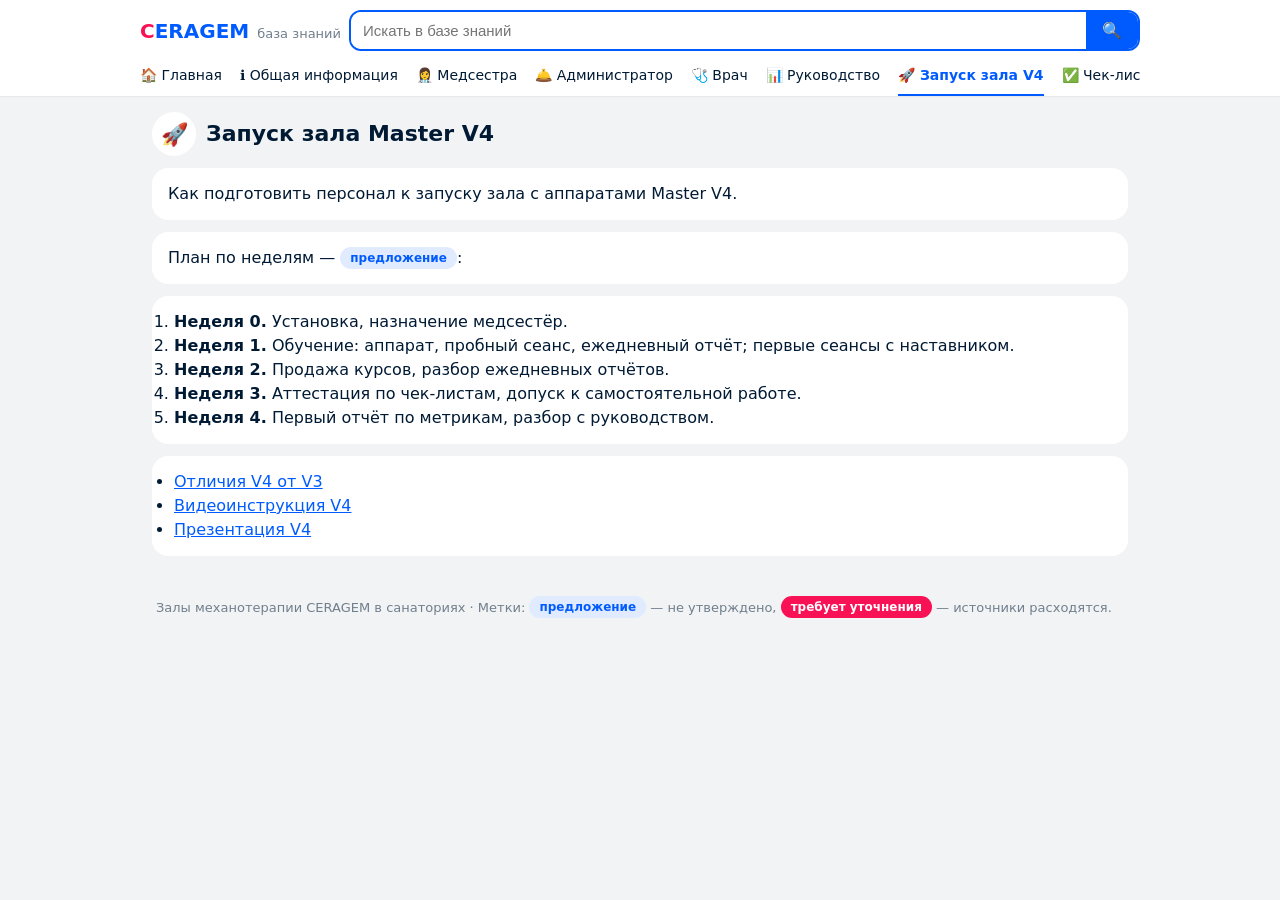
<file: v4.html>
<!doctype html><html lang="ru"><head><meta charset="utf-8"><meta name="viewport" content="width=device-width,initial-scale=1"><meta name="theme-color" content="#ff4747"><title>Запуск зала Master V4 — База знаний CERAGEM</title><link rel="stylesheet" href="style.css"></head><body><header><div class="top"><a class="logo" href="index.html"><b>C</b>ERAGEM<span>база знаний</span></a><div class="sbox"><input id="q" type="search" placeholder="Искать в базе знаний"><button aria-label="Поиск">🔍</button></div></div><nav><a href="index.html">🏠 Главная</a><a href="general.html">ℹ️ Общая информация</a><a href="nurse.html">👩‍⚕️ Медсестра</a><a href="admin.html">🛎️ Администратор</a><a href="doctor.html">🩺 Врач</a><a href="mgmt.html">📊 Руководство</a><a href="v4.html" class=on>🚀 Запуск зала V4</a><a href="checklists.html">✅ Чек-листы</a><a href="metrics.html">📈 Метрики</a><a href="video.html">🎬 Видео</a><a href="materials.html">📁 Материалы</a></nav></header><main><div class="hero"><span class="ic">🚀</span><h1>Запуск зала Master V4</h1></div><div class="content"><p>Как подготовить персонал к запуску зала с аппаратами Master V4.</p><p>План по неделям — <span class="p">предложение</span>:</p><ol class="steps"><li><b>Неделя 0.</b> Установка, назначение медсестёр.</li><li><b>Неделя 1.</b> Обучение: аппарат, пробный сеанс, ежедневный отчёт; первые сеансы с наставником.</li><li><b>Неделя 2.</b> Продажа курсов, разбор ежедневных отчётов.</li><li><b>Неделя 3.</b> Аттестация по чек-листам, допуск к самостоятельной работе.</li><li><b>Неделя 4.</b> Первый отчёт по метрикам, разбор с руководством.</li></ol><ul><li><a href="https://drive.google.com/file/d/1fAr3l6pA2S_rCVZ0lM73tS5U5hJtyrqd/view" target="_blank" rel="noopener">Отличия V4 от V3</a></li><li><a href="https://drive.google.com/file/d/1tYbYY4j8aoUOZK31-p4H3nchrwJMz-4B/view" target="_blank" rel="noopener">Видеоинструкция V4</a></li><li><a href="https://drive.google.com/file/d/13kbWftjoGw5CtUSxka3xJn3N3gBmS3Ml/view" target="_blank" rel="noopener">Презентация V4</a></li></ul></div></main><footer>Залы механотерапии CERAGEM в санаториях · Метки: <span class="p">предложение</span> — не утверждено, <span class="q">требует уточнения</span> — источники расходятся.</footer><nav class="bot"><a href="index.html"><i>🏠</i>Главная</a><a href="nurse.html"><i>👥</i>Роли</a><a href="checklists.html"><i>✅</i>Чек-листы</a><a href="video.html"><i>🎬</i>Видео</a><a href="materials.html"><i>📁</i>Материалы</a></nav><script>const q=document.getElementById('q');q&&q.addEventListener('input',()=>{const v=q.value.trim().toLowerCase();document.querySelectorAll('[data-s]').forEach(e=>{e.style.display=!v||e.textContent.toLowerCase().includes(v)?'':'none'})});</script></body></html>
</file>
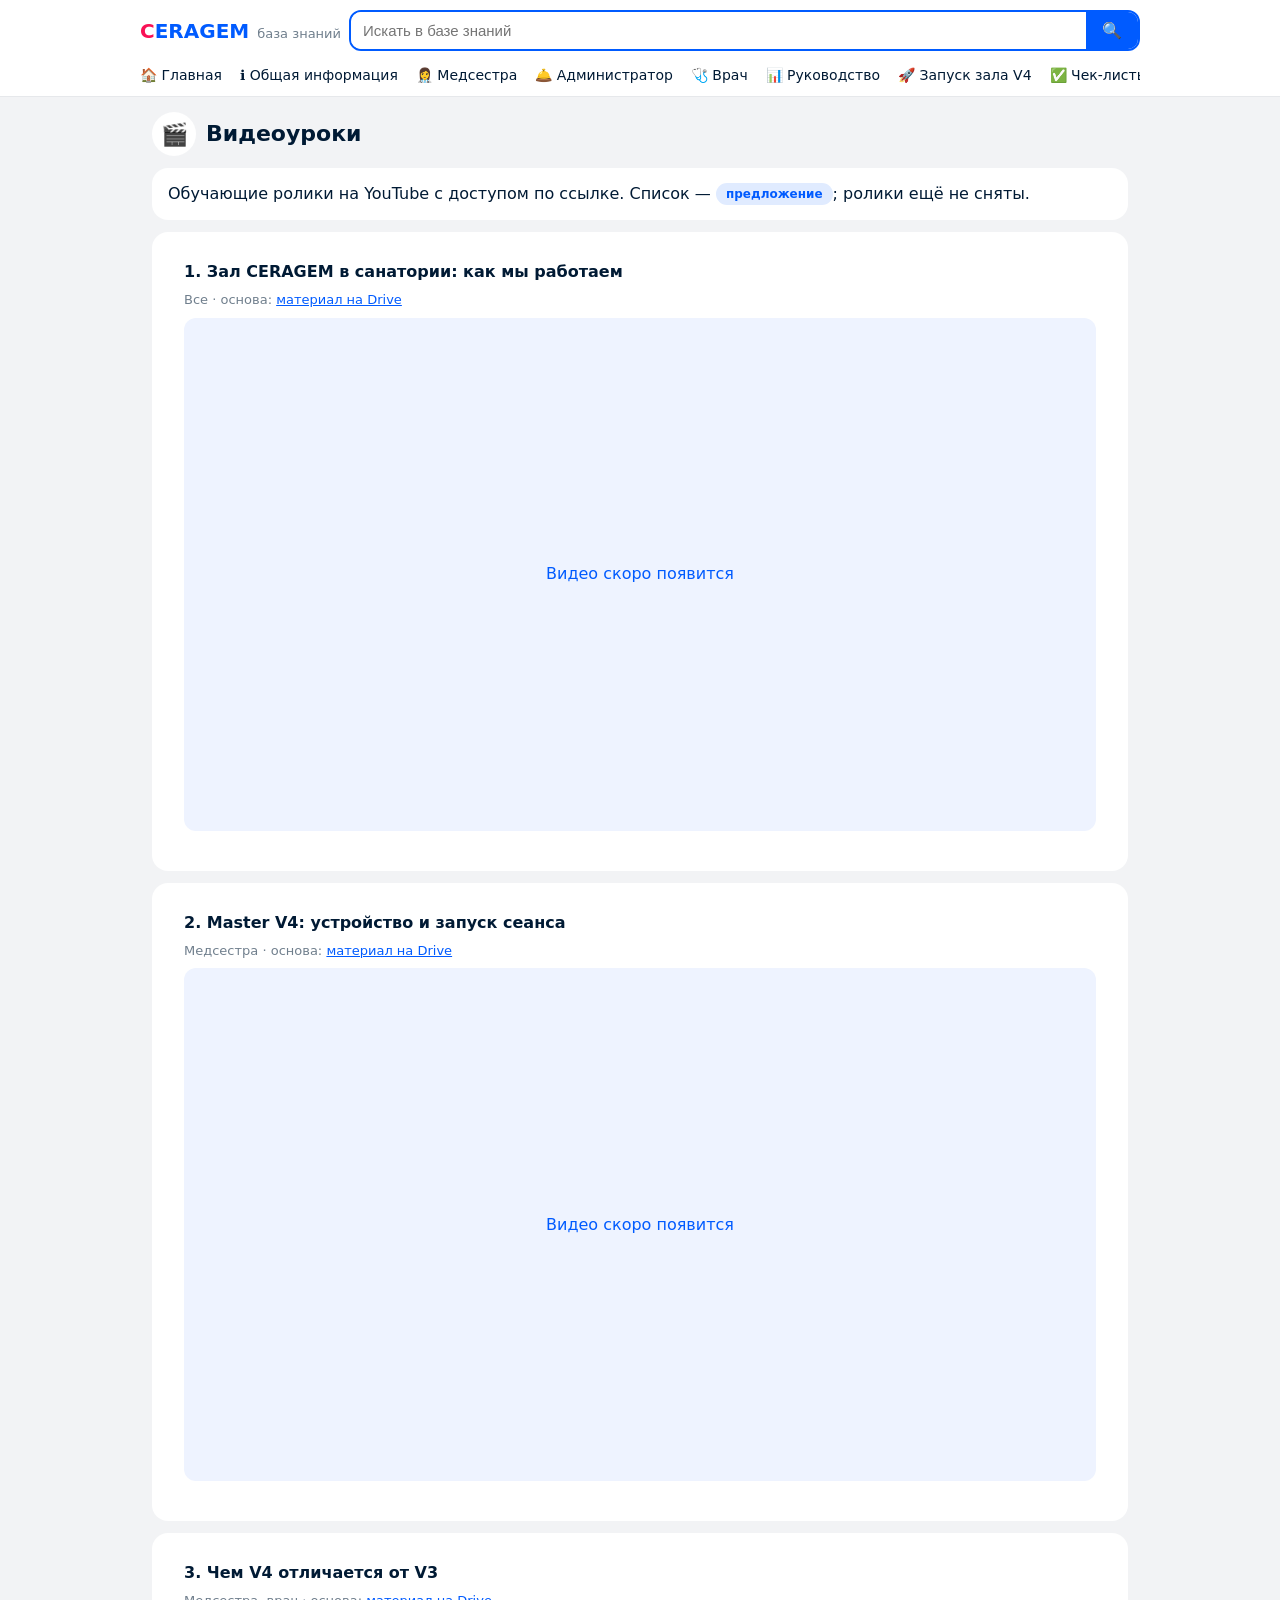
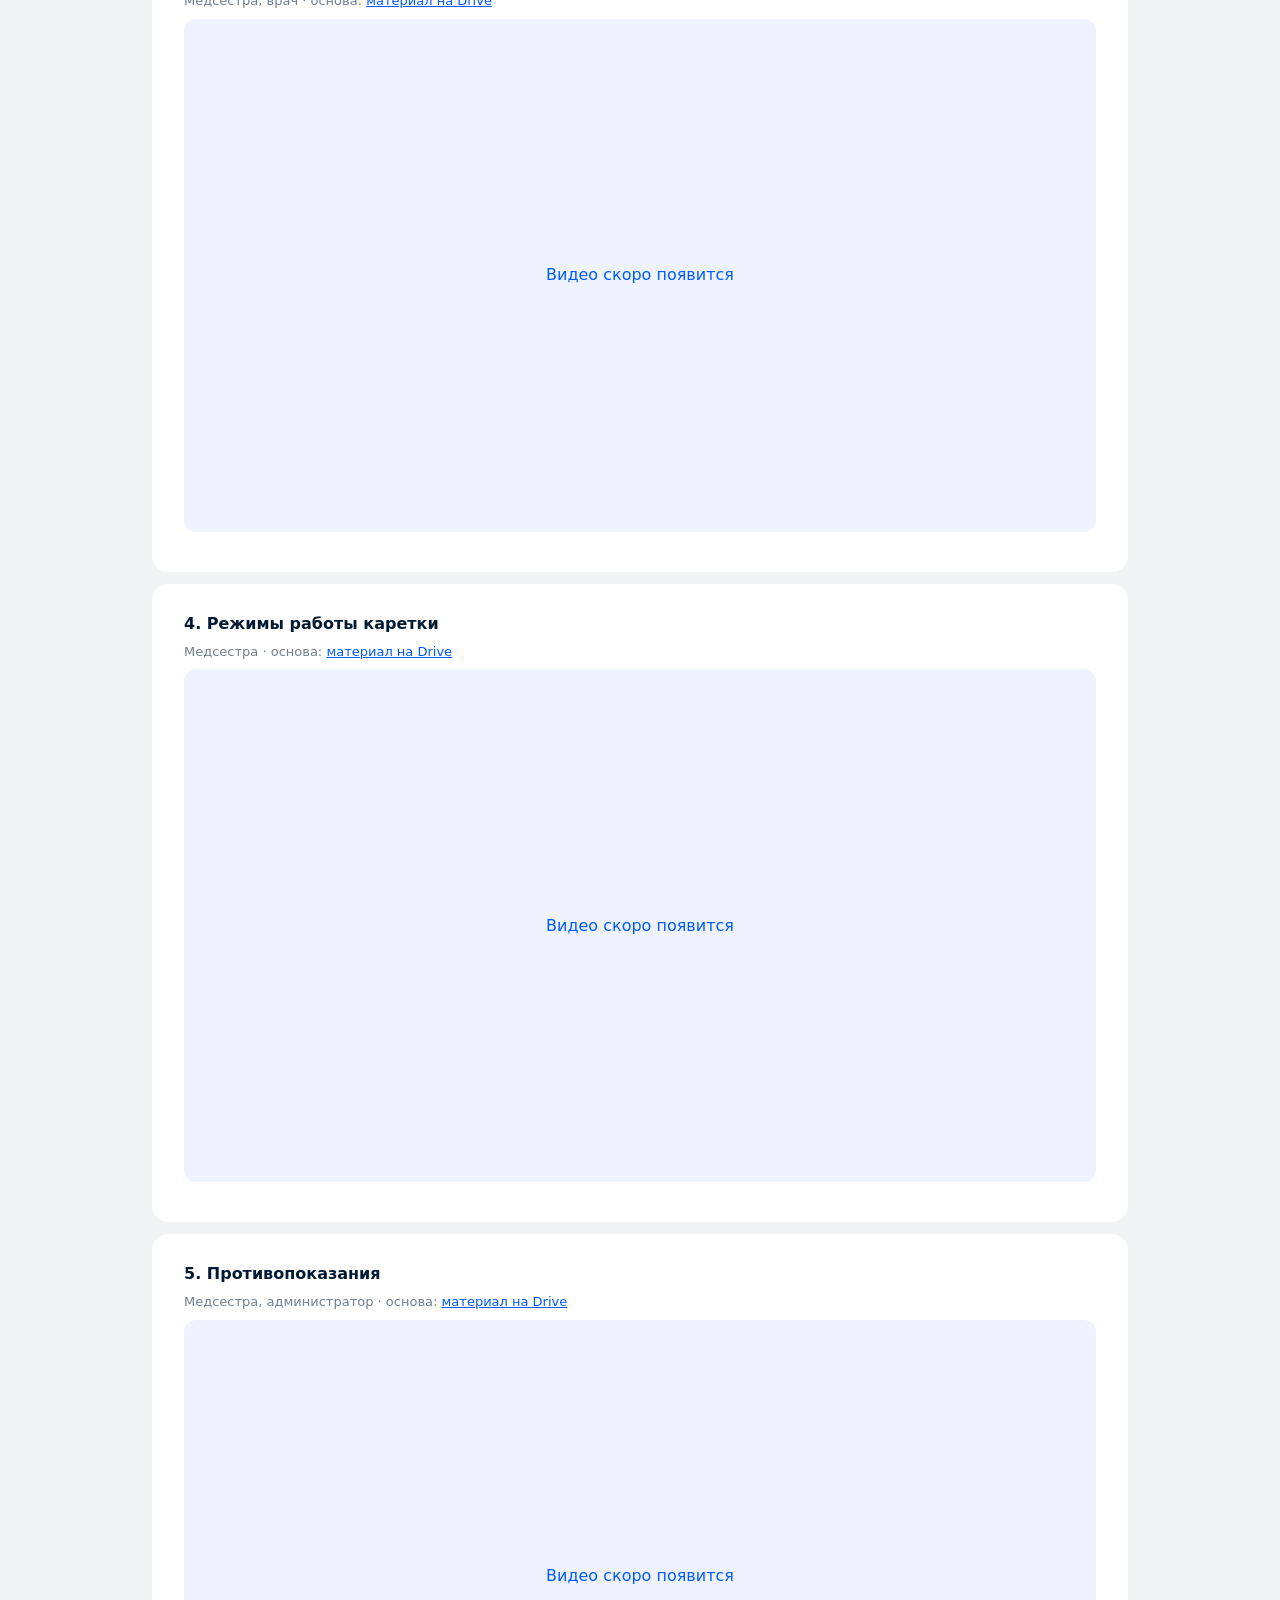
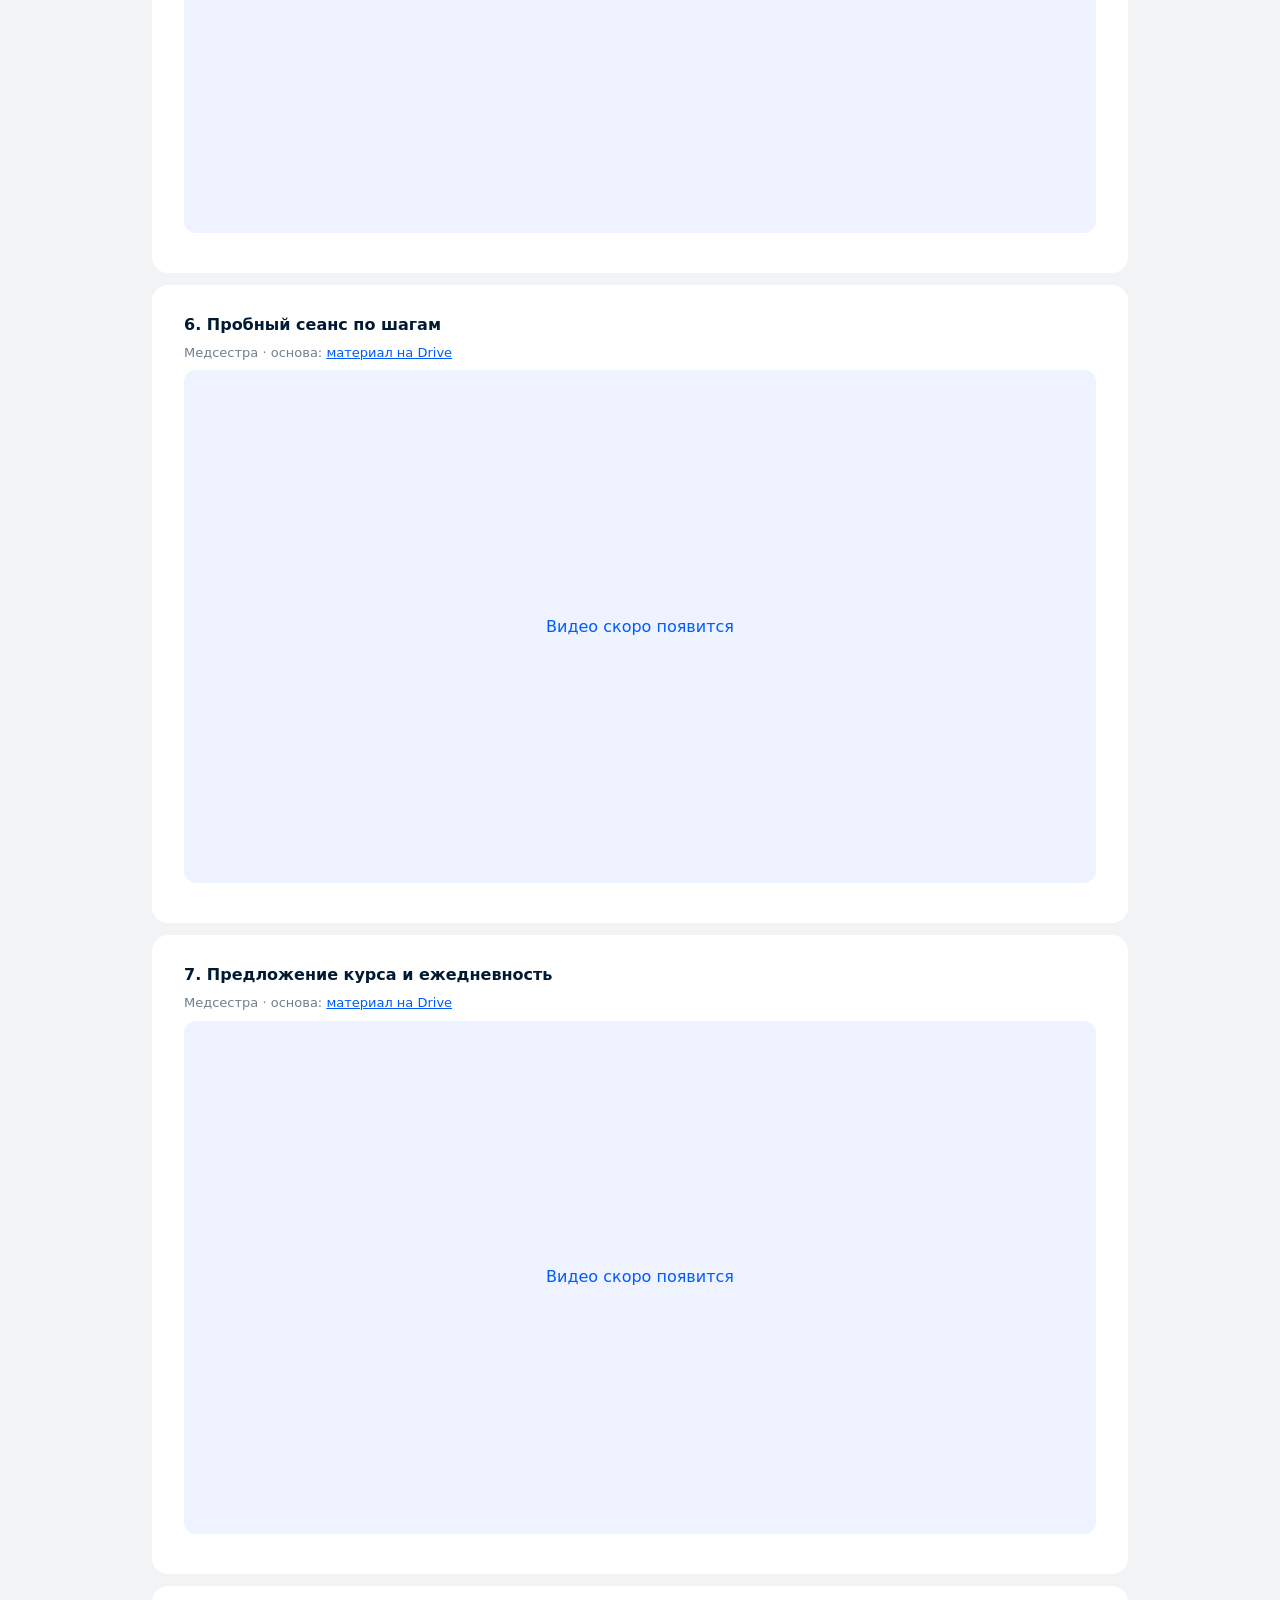
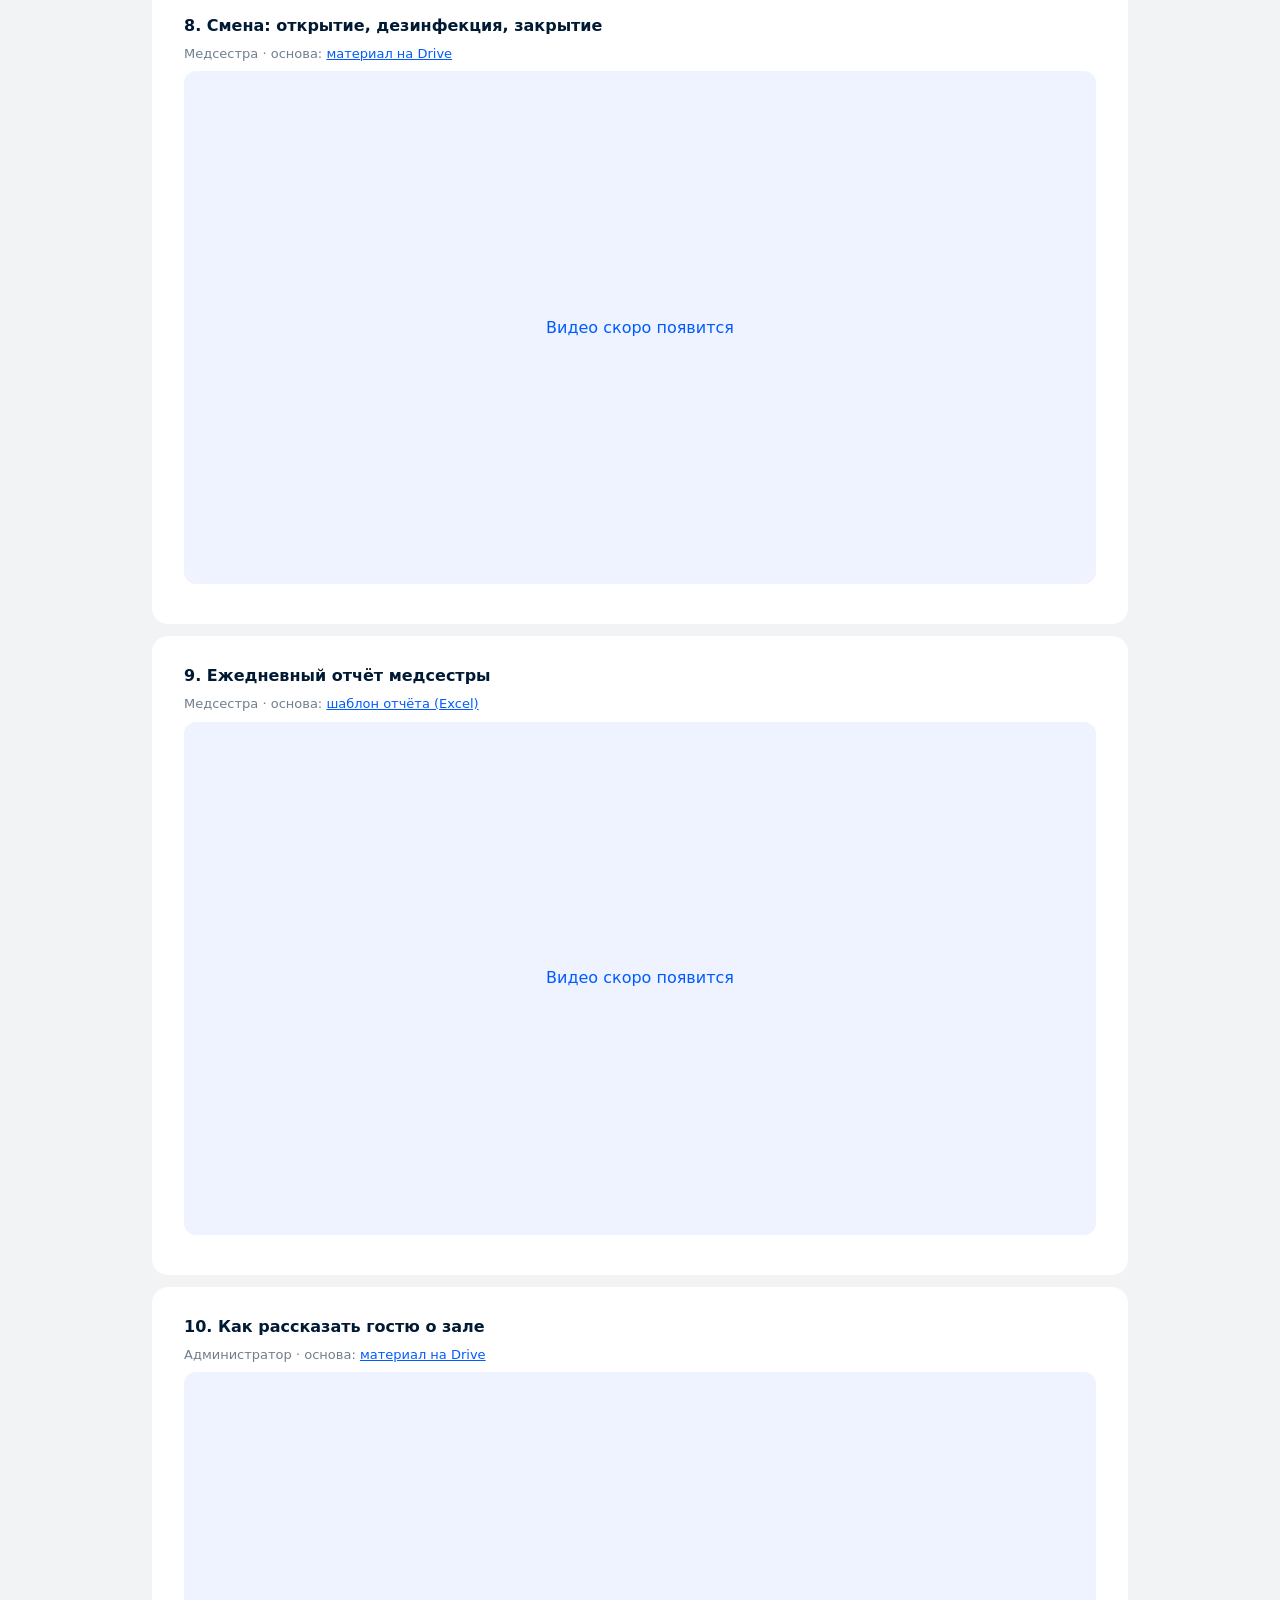
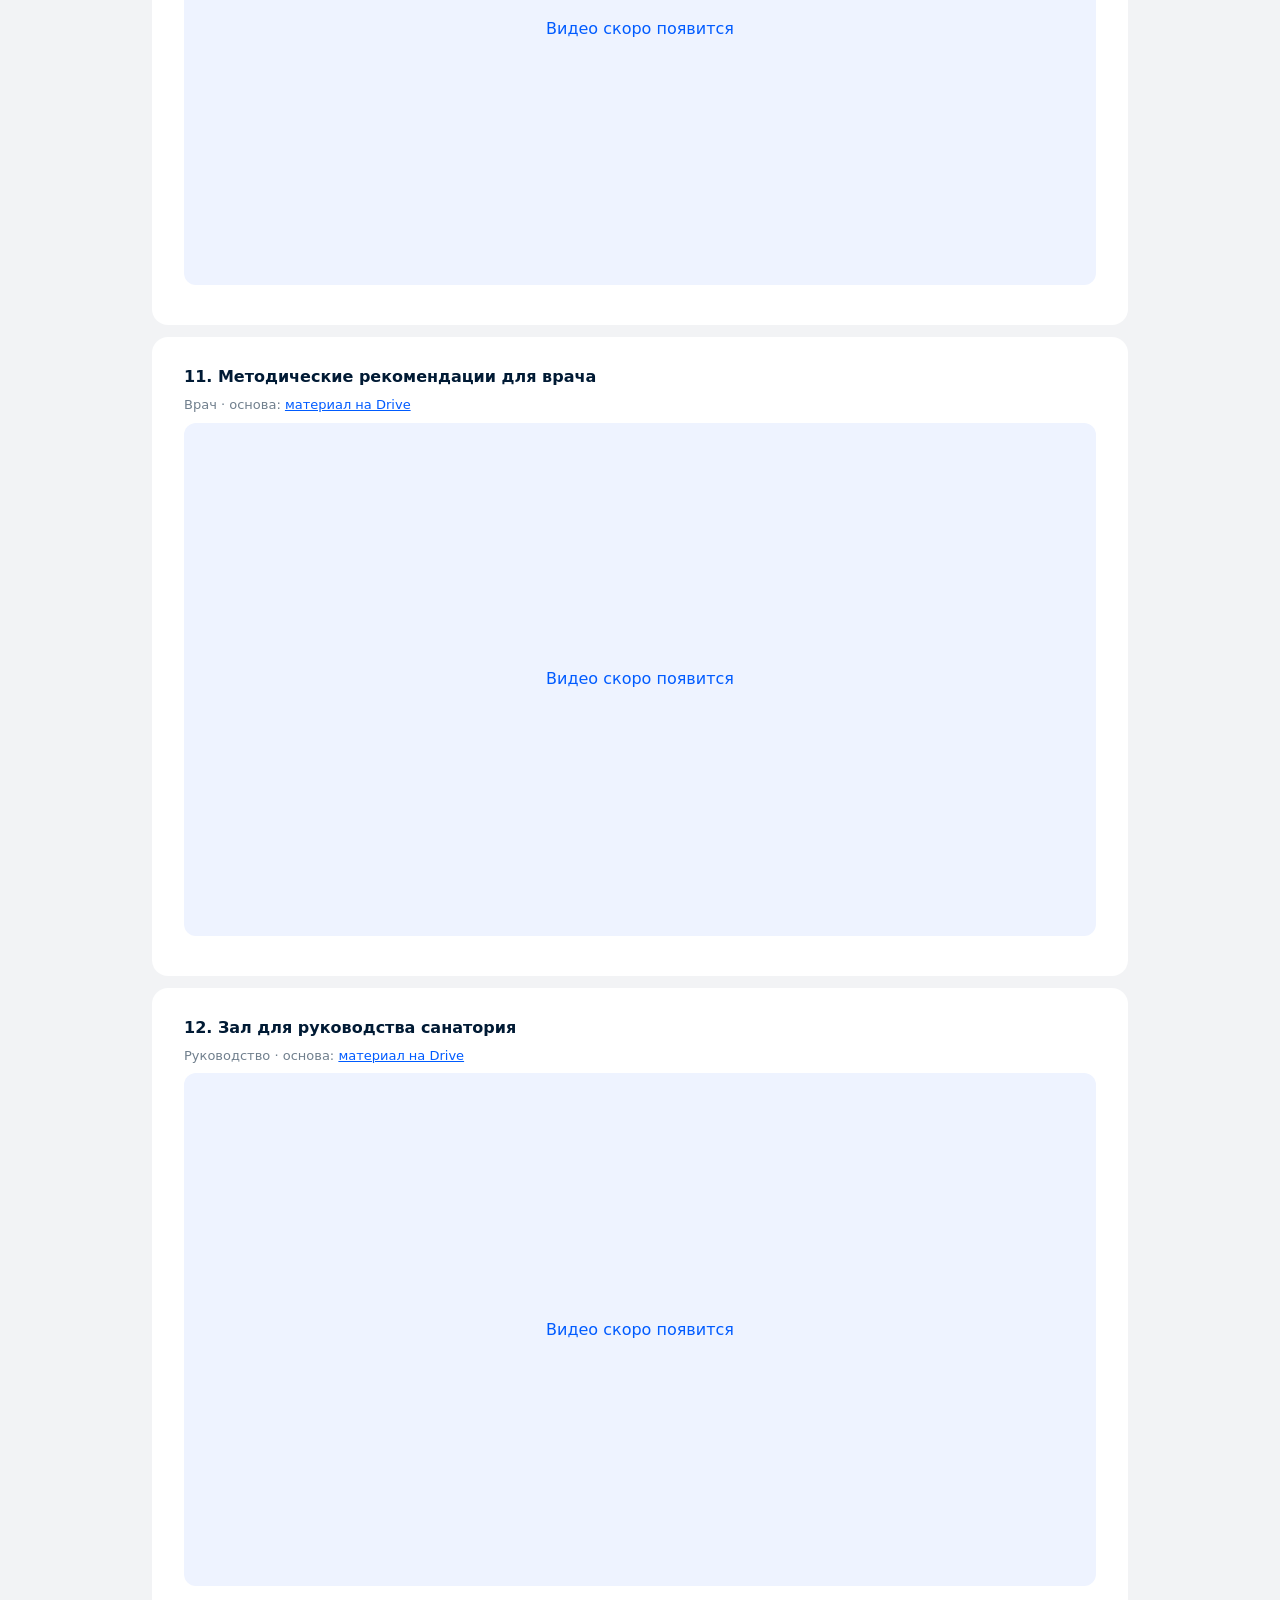
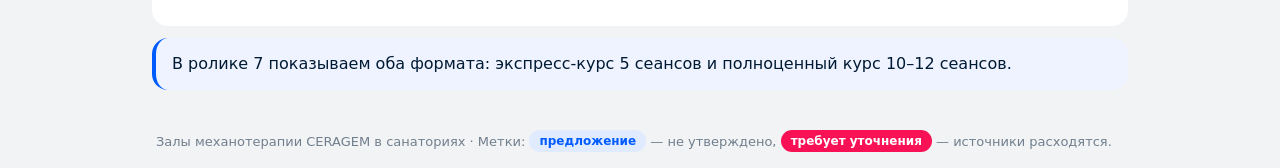
<file: video.html>
<!doctype html><html lang="ru"><head><meta charset="utf-8"><meta name="viewport" content="width=device-width,initial-scale=1"><meta name="theme-color" content="#ff4747"><title>Видеоуроки — База знаний CERAGEM</title><link rel="stylesheet" href="style.css"></head><body><header><div class="top"><a class="logo" href="index.html"><b>C</b>ERAGEM<span>база знаний</span></a><div class="sbox"><input id="q" type="search" placeholder="Искать в базе знаний"><button aria-label="Поиск">🔍</button></div></div><nav><a href="index.html">🏠 Главная</a><a href="general.html">ℹ️ Общая информация</a><a href="nurse.html">👩‍⚕️ Медсестра</a><a href="admin.html">🛎️ Администратор</a><a href="doctor.html">🩺 Врач</a><a href="mgmt.html">📊 Руководство</a><a href="v4.html">🚀 Запуск зала V4</a><a href="checklists.html">✅ Чек-листы</a><a href="metrics.html">📈 Метрики</a><a href="video.html" class=on>🎬 Видео</a><a href="materials.html">📁 Материалы</a></nav></header><main><div class="hero"><span class="ic">🎬</span><h1>Видеоуроки</h1></div><div class="content"><p>Обучающие ролики на YouTube с доступом по ссылке. Список — <span class="p">предложение</span>; ролики ещё не сняты.</p><div class="vid"><section class="blk" data-s><h2>1. Зал CERAGEM в санатории: как мы работаем</h2><p class="src">Все · основа: <a href="https://drive.google.com/file/d/1_enAWdbFwaJJwJWe88sei3A2mKeZ7xF6/view" target="_blank" rel="noopener">материал на Drive</a></p><div class="ph"><!-- вставьте сюда iframe: https://www.youtube-nocookie.com/embed/ID -->Видео скоро появится</div></div><div class="vid"></section><section class="blk" data-s><h2>2. Master V4: устройство и запуск сеанса</h2><p class="src">Медсестра · основа: <a href="https://drive.google.com/file/d/1tYbYY4j8aoUOZK31-p4H3nchrwJMz-4B/view" target="_blank" rel="noopener">материал на Drive</a></p><div class="ph"><!-- вставьте сюда iframe: https://www.youtube-nocookie.com/embed/ID -->Видео скоро появится</div></div><div class="vid"></section><section class="blk" data-s><h2>3. Чем V4 отличается от V3</h2><p class="src">Медсестра, врач · основа: <a href="https://drive.google.com/file/d/1fAr3l6pA2S_rCVZ0lM73tS5U5hJtyrqd/view" target="_blank" rel="noopener">материал на Drive</a></p><div class="ph"><!-- вставьте сюда iframe: https://www.youtube-nocookie.com/embed/ID -->Видео скоро появится</div></div><div class="vid"></section><section class="blk" data-s><h2>4. Режимы работы каретки</h2><p class="src">Медсестра · основа: <a href="https://drive.google.com/file/d/1RO6PpBxitmnPw0gQLcCEi0EjqIPwT4dX/view" target="_blank" rel="noopener">материал на Drive</a></p><div class="ph"><!-- вставьте сюда iframe: https://www.youtube-nocookie.com/embed/ID -->Видео скоро появится</div></div><div class="vid"></section><section class="blk" data-s><h2>5. Противопоказания</h2><p class="src">Медсестра, администратор · основа: <a href="https://drive.google.com/file/d/1ePhDTpA9d4TJSGbtrDLbAv8rO8eiJCao/view" target="_blank" rel="noopener">материал на Drive</a></p><div class="ph"><!-- вставьте сюда iframe: https://www.youtube-nocookie.com/embed/ID -->Видео скоро появится</div></div><div class="vid"></section><section class="blk" data-s><h2>6. Пробный сеанс по шагам</h2><p class="src">Медсестра · основа: <a href="https://drive.google.com/file/d/1YgvzATxMAm8j-ZEAsu2cDzNnMAYmqiRh/view" target="_blank" rel="noopener">материал на Drive</a></p><div class="ph"><!-- вставьте сюда iframe: https://www.youtube-nocookie.com/embed/ID -->Видео скоро появится</div></div><div class="vid"></section><section class="blk" data-s><h2>7. Предложение курса и ежедневность</h2><p class="src">Медсестра · основа: <a href="https://drive.google.com/file/d/1YgvzATxMAm8j-ZEAsu2cDzNnMAYmqiRh/view" target="_blank" rel="noopener">материал на Drive</a></p><div class="ph"><!-- вставьте сюда iframe: https://www.youtube-nocookie.com/embed/ID -->Видео скоро появится</div></div><div class="vid"></section><section class="blk" data-s><h2>8. Смена: открытие, дезинфекция, закрытие</h2><p class="src">Медсестра · основа: <a href="https://drive.google.com/file/d/1_enAWdbFwaJJwJWe88sei3A2mKeZ7xF6/view" target="_blank" rel="noopener">материал на Drive</a></p><div class="ph"><!-- вставьте сюда iframe: https://www.youtube-nocookie.com/embed/ID -->Видео скоро появится</div></div><div class="vid"></section><section class="blk" data-s><h2>9. Ежедневный отчёт медсестры</h2><p class="src">Медсестра · основа: <a href="files/otchet-medsestry.xlsx" download>шаблон отчёта (Excel)</a></p><div class="ph"><!-- вставьте сюда iframe: https://www.youtube-nocookie.com/embed/ID -->Видео скоро появится</div></div><div class="vid"></section><section class="blk" data-s><h2>10. Как рассказать гостю о зале</h2><p class="src">Администратор · основа: <a href="https://drive.google.com/file/d/13kbWftjoGw5CtUSxka3xJn3N3gBmS3Ml/view" target="_blank" rel="noopener">материал на Drive</a></p><div class="ph"><!-- вставьте сюда iframe: https://www.youtube-nocookie.com/embed/ID -->Видео скоро появится</div></div><div class="vid"></section><section class="blk" data-s><h2>11. Методические рекомендации для врача</h2><p class="src">Врач · основа: <a href="https://drive.google.com/file/d/1ePhDTpA9d4TJSGbtrDLbAv8rO8eiJCao/view" target="_blank" rel="noopener">материал на Drive</a></p><div class="ph"><!-- вставьте сюда iframe: https://www.youtube-nocookie.com/embed/ID -->Видео скоро появится</div></div><div class="vid"></section><section class="blk" data-s><h2>12. Зал для руководства санатория</h2><p class="src">Руководство · основа: <a href="https://drive.google.com/file/d/1LUXYp2Wy18nPiwzwGoDRfaaDWPdsG8Ze/view" target="_blank" rel="noopener">материал на Drive</a></p><div class="ph"><!-- вставьте сюда iframe: https://www.youtube-nocookie.com/embed/ID -->Видео скоро появится</div></div><p class="note">В ролике 7 показываем оба формата: экспресс-курс 5 сеансов и полноценный курс 10–12 сеансов.</p></section></div></main><footer>Залы механотерапии CERAGEM в санаториях · Метки: <span class="p">предложение</span> — не утверждено, <span class="q">требует уточнения</span> — источники расходятся.</footer><nav class="bot"><a href="index.html"><i>🏠</i>Главная</a><a href="nurse.html"><i>👥</i>Роли</a><a href="checklists.html"><i>✅</i>Чек-листы</a><a href="video.html" class=on><i>🎬</i>Видео</a><a href="materials.html"><i>📁</i>Материалы</a></nav><script>const q=document.getElementById('q');q&&q.addEventListener('input',()=>{const v=q.value.trim().toLowerCase();document.querySelectorAll('[data-s]').forEach(e=>{e.style.display=!v||e.textContent.toLowerCase().includes(v)?'':'none'})});</script></body></html>
</file>
<file: style.css>
:root{--blue:#005bff;--pink:#f91155;--bg:#f2f3f5;--t:#001a34;--m:#707f8d;--r:16px}
*{box-sizing:border-box}body{margin:0;font:16px/1.5 system-ui,-apple-system,"Segoe UI",Roboto,sans-serif;color:var(--t);background:var(--bg);padding-bottom:70px}
header{background:#fff;position:sticky;top:0;z-index:10;padding:10px 12px 0;box-shadow:0 1px 0 #e6e8eb}
.top{display:flex;flex-direction:column;gap:8px;max-width:1000px;margin:0 auto}
.logo{color:var(--blue);font-weight:800;font-size:20px;text-decoration:none}.logo b{color:var(--pink)}.logo span{color:var(--m);font-weight:500;font-size:13px;margin-left:8px}
.sbox{display:flex;border:2px solid var(--blue);border-radius:12px;overflow:hidden}.sbox input{flex:1;border:0;padding:10px 12px;font-size:15px;outline:none;min-width:0}.sbox button{background:var(--blue);border:0;color:#fff;padding:0 16px;font-size:16px}
header nav{display:flex;gap:18px;overflow-x:auto;max-width:1000px;margin:6px auto 0;scrollbar-width:none}header nav::-webkit-scrollbar{display:none}
header nav a{color:var(--t);text-decoration:none;white-space:nowrap;padding:8px 0;font-size:14px;border-bottom:2px solid transparent}header nav a.on{color:var(--blue);border-color:var(--blue);font-weight:600}
.banners{display:grid;grid-template-columns:repeat(3,1fr);gap:8px;padding:12px 12px 10px;max-width:1000px;margin:0 auto;box-sizing:border-box}.banners::-webkit-scrollbar{display:none}
.bn{border-radius:var(--r);padding:10px;color:#fff;text-decoration:none;display:flex;flex-direction:column;justify-content:space-between;gap:6px;min-height:96px;box-sizing:border-box;min-width:0}.bn i{font-style:normal;font-size:24px;line-height:1}.bn b{font-size:13px;line-height:1.2;overflow-wrap:anywhere;hyphens:auto}@media(min-width:700px){.bn{min-height:104px;padding:16px}.bn b{font-size:18px}}
.bn0{background:linear-gradient(135deg,#005bff,#4c8dff)}.bn1{background:linear-gradient(135deg,#10c44c,#00a046)}.bn2{background:linear-gradient(135deg,#7a3cff,#a76bff)}
.stories{display:flex;gap:12px;overflow-x:auto;padding:4px 12px 8px;max-width:1000px;margin:0 auto;scrollbar-width:none}.stories::-webkit-scrollbar{display:none}
.stories a{flex:none;width:72px;text-align:center;font-size:11px;line-height:1.25;color:var(--t);text-decoration:none}.stories span{display:flex;align-items:center;justify-content:center;width:64px;height:64px;margin:0 auto 4px;border-radius:50%;background:#fff;font-size:28px;box-shadow:0 0 0 2px var(--blue)}
main{max-width:1000px;margin:0 auto;padding:12px}
.hero{display:flex;align-items:center;gap:10px;margin:4px 0 12px}.hero .ic{font-size:22px;width:44px;height:44px;border-radius:50%;background:#fff;display:flex;align-items:center;justify-content:center;flex:none}
h1{font-size:22px;line-height:1.25;margin:0;font-weight:700}h2{font-size:18px;margin:0 0 8px}
.content>p,.content>ul,.content>ol,.content>.tw,.content>.note,.content>div:not(.cards),.blk{background:#fff;border-radius:var(--r);padding:14px 16px;margin:0 0 12px}
.content ul,.content ol{padding-left:22px}.blk ul,.blk ol{padding-left:20px;margin:6px 0}.blk>p{margin:6px 0}
.lead{font-size:16px}.cards{display:grid;grid-template-columns:repeat(2,1fr);gap:8px;margin:0 0 12px}@media(min-width:640px){.cards{grid-template-columns:repeat(4,1fr)}}
.card{display:flex;flex-direction:column;gap:10px;background:#fff;border-radius:var(--r);padding:14px;text-decoration:none;color:var(--t);font-weight:600;font-size:15px;min-height:110px}.card .ic{font-size:24px;width:44px;height:44px;border-radius:12px;background:#eef3ff;display:flex;align-items:center;justify-content:center}
.content .note{background:#eef3ff;border-left:4px solid var(--blue)}
.src{color:var(--m);font-size:13px;margin:8px 0 0}.content>p.src{background:none;padding:0 6px;margin:-4px 0 12px}
.q,.p{display:inline-block;font-size:12px;font-weight:600;padding:2px 10px;border-radius:999px;white-space:nowrap;vertical-align:1px}.q{background:var(--pink);color:#fff}.p{background:#e0ebff;color:var(--blue)}
.tw{overflow-x:auto;padding:0!important}table{border-collapse:collapse;width:100%;font-size:15px}td,th{border-bottom:1px solid #eceef1;padding:10px 12px;text-align:left}th{background:#f5f7fa;color:var(--m);font-weight:600}
a{color:var(--blue)}
.pills{display:flex;gap:8px;overflow-x:auto;margin:0 0 12px;scrollbar-width:none}.pill{white-space:nowrap;padding:10px 16px;border-radius:12px;background:#fff;text-decoration:none;color:var(--t);font-weight:600;font-size:14px}.pill.on{background:var(--blue);color:#fff}
.ck{list-style:none;padding:0!important}.ck li{background:var(--bg);margin:8px 0;padding:12px 12px 12px 42px;border-radius:12px;position:relative}.ck li:before{content:"";position:absolute;left:12px;top:13px;width:18px;height:18px;border:2px solid var(--blue);border-radius:6px;background:#fff}
.mat{list-style:none;padding:0!important}.mat li{padding:12px 0;border-bottom:1px solid #eceef1}.mat li:last-child{border:0}.mat a{font-weight:600;text-decoration:none}.mat span{display:block;color:var(--m);font-size:14px}
.vid{padding:14px 16px}.vid h2{font-size:16px;margin:0 0 4px}.ph{aspect-ratio:16/9;background:#eef3ff;border-radius:12px;display:flex;align-items:center;justify-content:center;color:var(--blue);margin-top:8px}.ph iframe{width:100%;height:100%;border:0}
footer{max-width:1000px;margin:4px auto;padding:12px 16px;color:var(--m);font-size:13px}
.bot{position:fixed;bottom:0;left:0;right:0;background:#fff;display:flex;justify-content:space-around;border-top:1px solid #e6e8eb;padding:6px 0 8px;z-index:10}.bot a{display:flex;flex-direction:column;align-items:center;gap:2px;font-size:11px;color:var(--m);text-decoration:none;filter:grayscale(1);opacity:.75}.bot i{font-style:normal;font-size:20px}.bot a.on{color:var(--blue);font-weight:600;filter:none;opacity:1}
@media(min-width:900px){.bot{display:none}body{padding-bottom:0}.top{flex-direction:row;align-items:center}.sbox{flex:1}}
.dl{display:inline-block;margin:8px 0;background:var(--blue);color:#fff!important;text-decoration:none;font-weight:600;padding:10px 16px;border-radius:12px}
</file>
